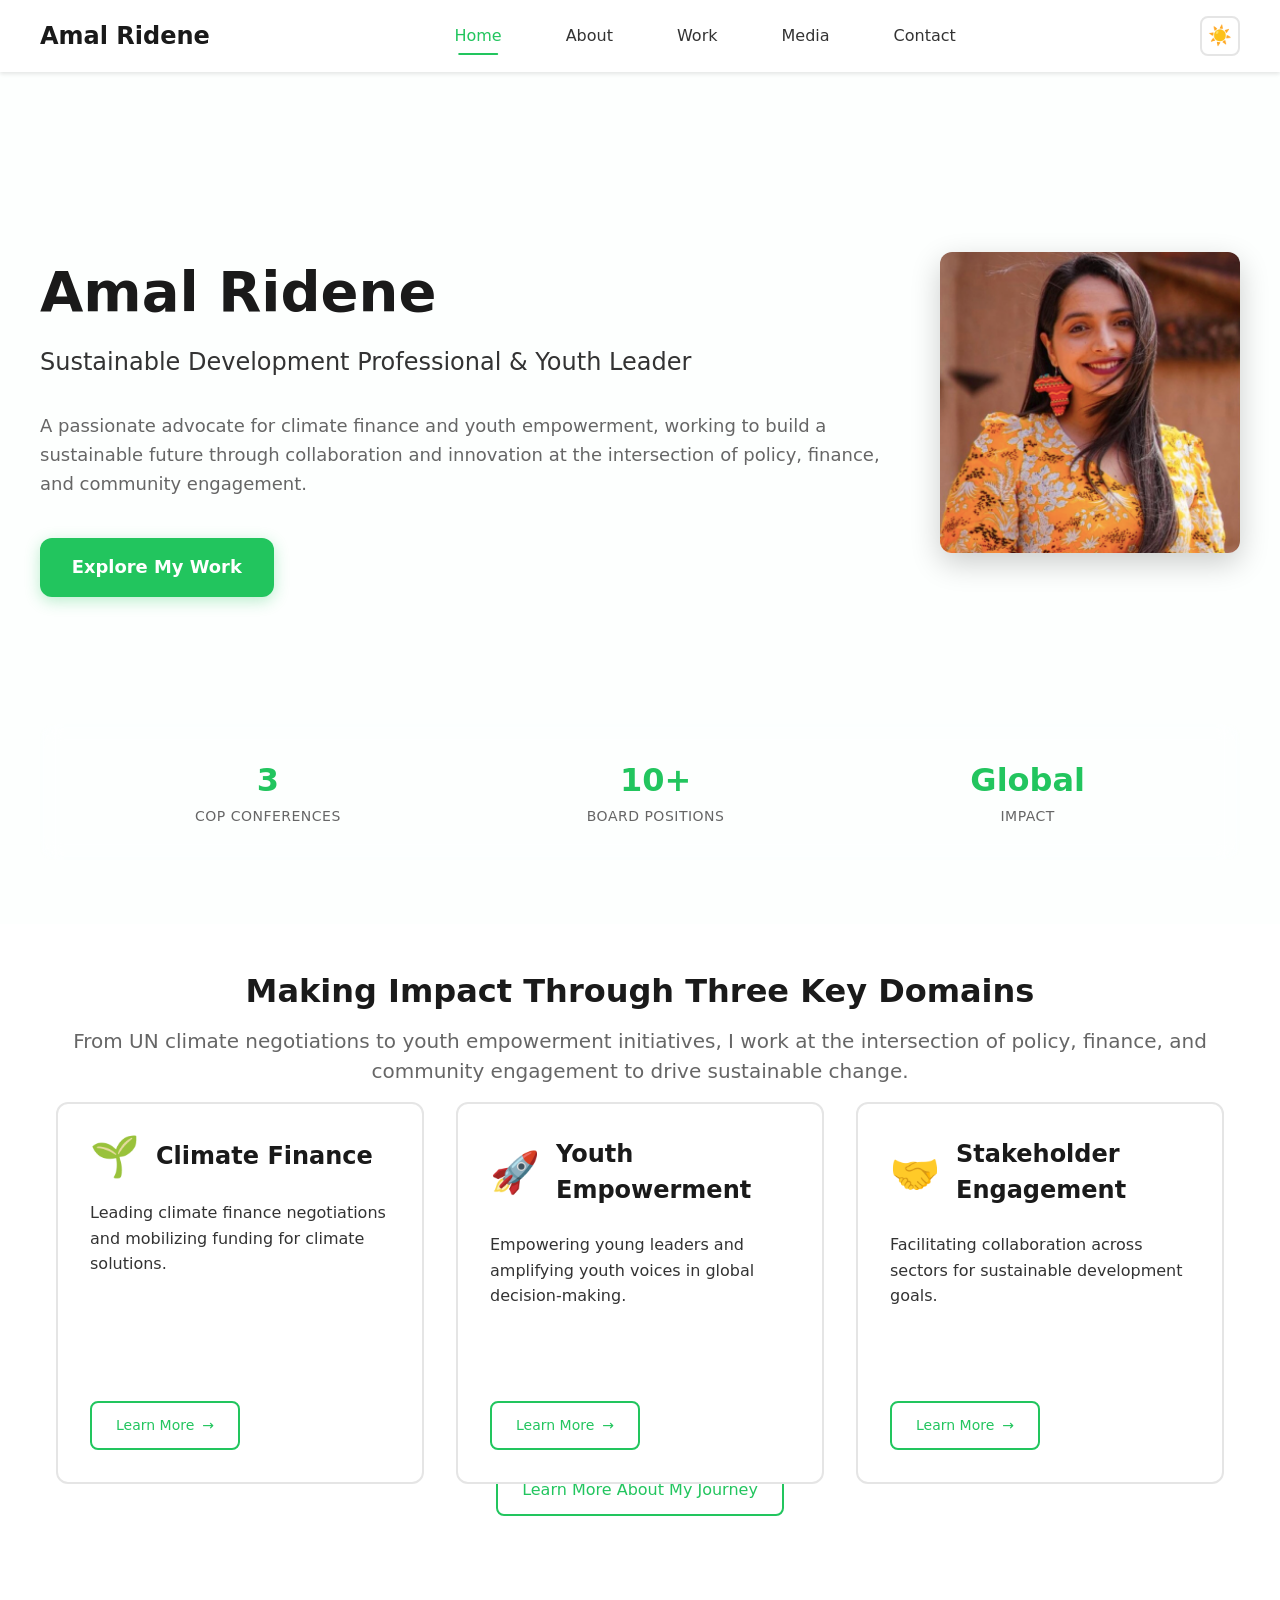
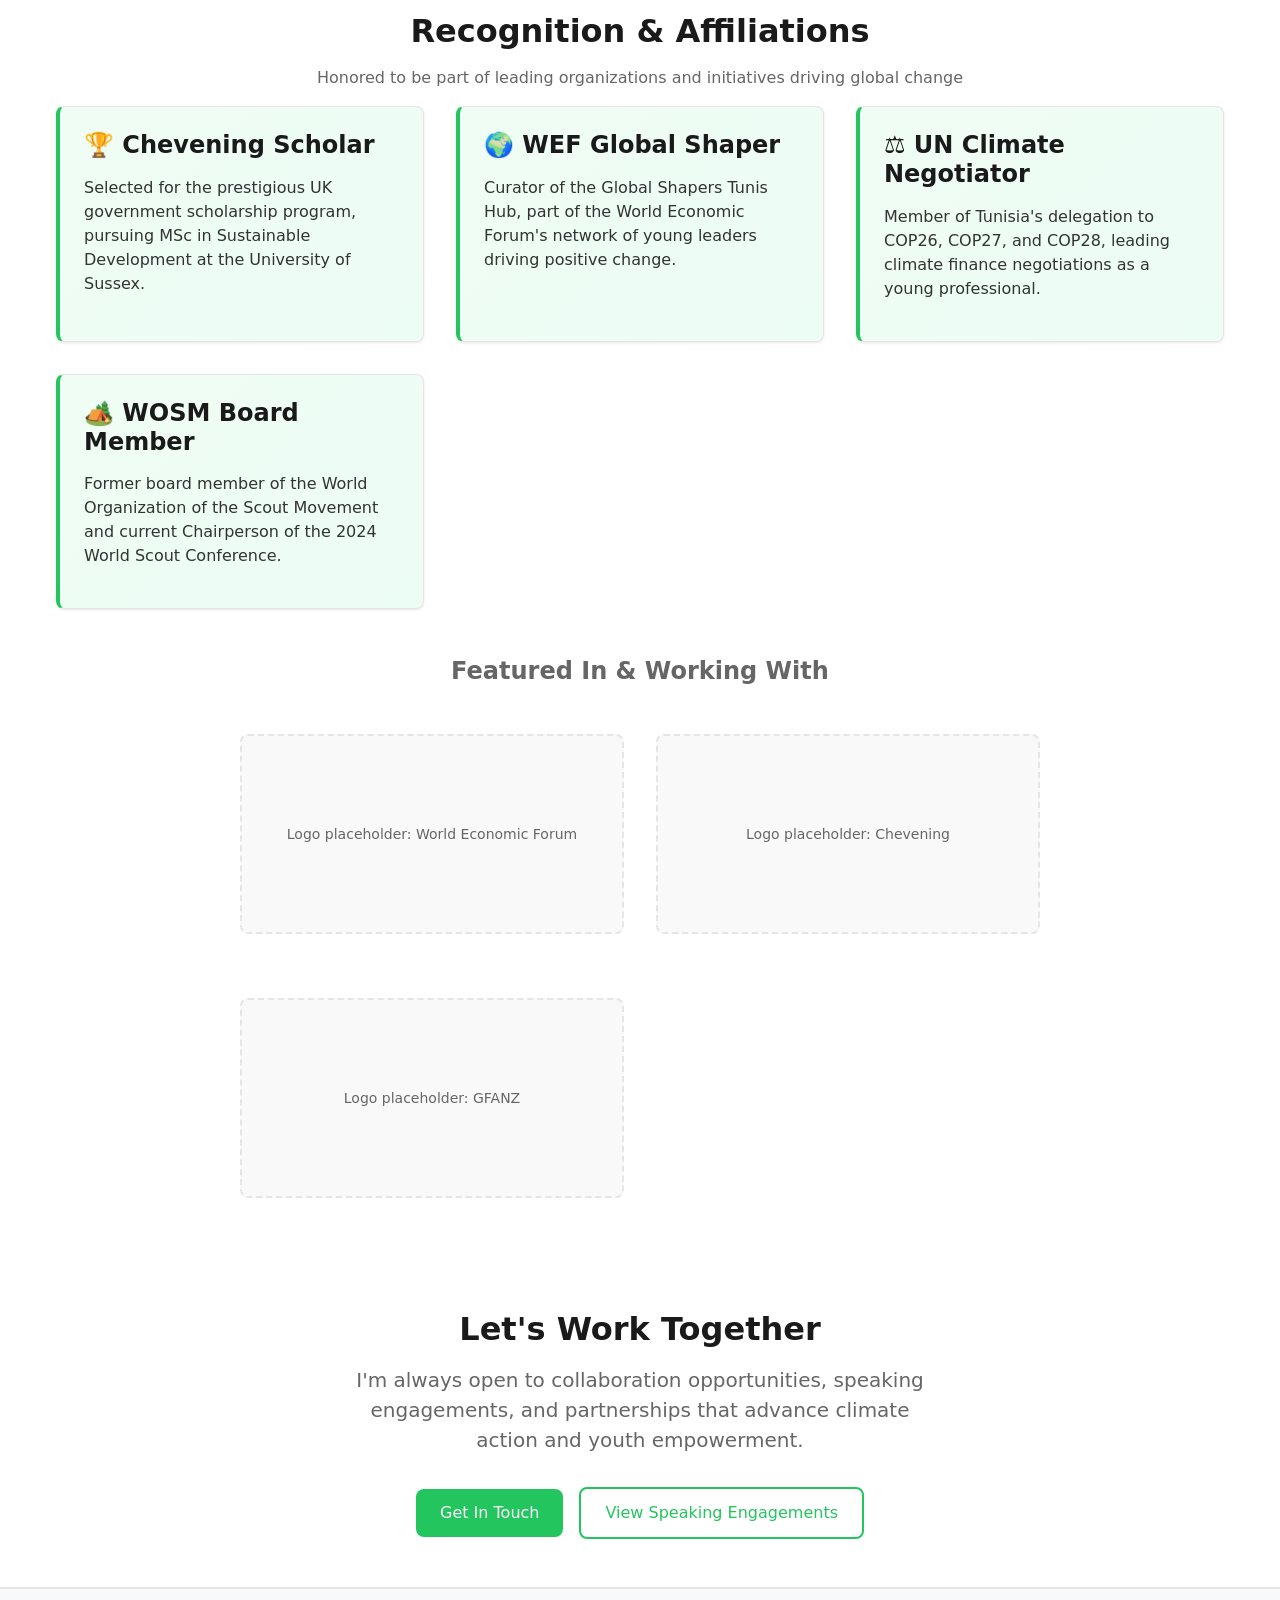
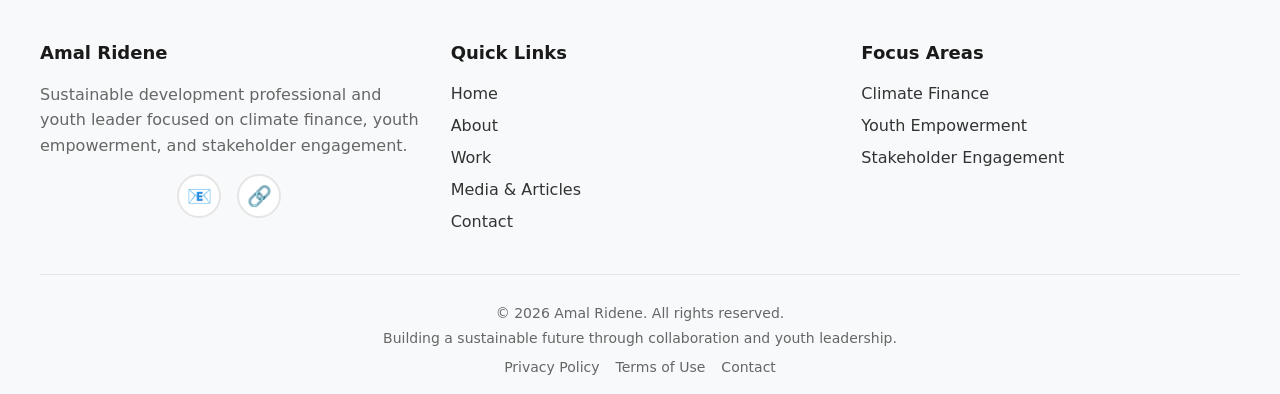
<file: index.html>
<!DOCTYPE html>
<html lang="en" data-theme="default">
<head>
  <meta charset="UTF-8">
  <meta name="viewport" content="width=device-width, initial-scale=1.0">
  <meta name="description" content="Amal Ridene - Sustainable development professional and youth leader specializing in climate finance, youth empowerment, and stakeholder engagement.">
  <meta name="keywords" content="Amal Ridene, climate finance, youth empowerment, sustainable development, COP negotiations, Tunisia, Global Shapers">
  <meta name="author" content="Amal Ridene">
  
  <!-- Open Graph / Social Media -->
  <meta property="og:type" content="website">
  <meta property="og:title" content="Amal Ridene - Climate Finance & Youth Leadership">
  <meta property="og:description" content="Sustainable development professional and youth leader active in climate finance, youth empowerment, and stakeholder engagement.">
  <meta property="og:image" content="Assets/amal.png">
  <meta property="og:url" content="">
  
  <!-- Twitter Card -->
  <meta name="twitter:card" content="summary_large_image">
  <meta name="twitter:title" content="Amal Ridene - Climate Finance & Youth Leadership">
  <meta name="twitter:description" content="Sustainable development professional and youth leader active in climate finance, youth empowerment, and stakeholder engagement.">
  <meta name="twitter:image" content="Assets/amal.png">
  
  <!-- Favicon -->
  <link rel="icon" type="image/x-icon" href="Assets/favicon.ico">
  
  <title>Amal Ridene - Climate Finance & Youth Leadership</title>
  
  <!-- Stylesheets -->
  <link rel="stylesheet" href="css/base.css">
  <link rel="stylesheet" href="css/theme-default.css">
  <link rel="stylesheet" href="css/theme-dark.css">
  <link rel="stylesheet" href="css/theme-ocean.css">
  
  <!-- Preload critical resources -->
  <link rel="preload" href="Assets/amal.png" as="image">
  <link rel="preload" href="content/amal_ridene_portfolio_research_full.md" as="fetch" crossorigin>
</head>
<body>
  <!-- Skip to main content link for accessibility -->
  <a href="#main" class="skip-link sr-only">Skip to main content</a>
  
  <!-- Site Header -->
  <site-header></site-header>
  
  <!-- Main Content -->
  <main id="main" role="main">
    <!-- Hero Section -->
    <site-hero 
      title="Amal Ridene" 
      subtitle="Sustainable Development Professional & Youth Leader"
      show-image
      image-alt="Amal Ridene professional photo"
      cta-text="Explore My Work"
      cta-link="work.html">
      <div slot="description">
        A passionate advocate for climate finance and youth empowerment, working to build a sustainable future through collaboration and innovation at the intersection of policy, finance, and community engagement.
      </div>
    </site-hero>
    
    <!-- About Section -->
    <section class="section" id="about-preview">
      <div class="container">
        <div class="section-header text-center">
          <h2>Making Impact Through Three Key Domains</h2>
          <p class="text-large text-muted">
            From UN climate negotiations to youth empowerment initiatives, I work at the intersection 
            of policy, finance, and community engagement to drive sustainable change.
          </p>
        </div>
        
        <div class="domain-cards grid grid-3">
          <!-- Domain cards will be populated by JavaScript -->
        </div>
        
        <div class="text-center" style="margin-top: 3rem;">
          <a href="about.html" class="btn btn-secondary">Learn More About My Journey</a>
        </div>
      </div>
    </section>
    
    <!-- Recognition Section -->
    <section class="section" id="recognition" style="background-color: var(--card-bg);">
      <div class="container">
        <div class="section-header text-center">
          <h2>Recognition & Affiliations</h2>
          <p class="text-muted">
            Honored to be part of leading organizations and initiatives driving global change
          </p>
        </div>
        
        <div class="recognition-grid grid grid-2">
          <div class="recognition-item card">
            <h3>🏆 Chevening Scholar</h3>
            <p>Selected for the prestigious UK government scholarship program, pursuing MSc in Sustainable Development at the University of Sussex.</p>
          </div>
          
          <div class="recognition-item card">
            <h3>🌍 WEF Global Shaper</h3>
            <p>Curator of the Global Shapers Tunis Hub, part of the World Economic Forum's network of young leaders driving positive change.</p>
          </div>
          
          <div class="recognition-item card">
            <h3>⚖️ UN Climate Negotiator</h3>
            <p>Member of Tunisia's delegation to COP26, COP27, and COP28, leading climate finance negotiations as a young professional.</p>
          </div>
          
          <div class="recognition-item card">
            <h3>🏕️ WOSM Board Member</h3>
            <p>Former board member of the World Organization of the Scout Movement and current Chairperson of the 2024 World Scout Conference.</p>
          </div>
        </div>
        
        <div class="logos-section" style="margin-top: 3rem;">
          <h3 class="text-center text-muted" style="margin-bottom: 2rem;">Featured In & Working With</h3>
          <div class="logos-grid grid grid-3" style="max-width: 800px; margin: 0 auto;">
            <figure class="logo-placeholder">
              <div class="img-placeholder" style="height: 80px;">
                <span>Logo placeholder: World Economic Forum</span>
              </div>
            </figure>
            <figure class="logo-placeholder">
              <div class="img-placeholder" style="height: 80px;">
                <span>Logo placeholder: Chevening</span>
              </div>
            </figure>
            <figure class="logo-placeholder">
              <div class="img-placeholder" style="height: 80px;">
                <span>Logo placeholder: GFANZ</span>
              </div>
            </figure>
          </div>
        </div>
      </div>
    </section>
    
    <!-- Call to Action Section -->
    <section class="section" id="cta">
      <div class="container text-center">
        <h2>Let's Work Together</h2>
        <p class="text-large text-muted" style="max-width: 600px; margin: 0 auto 2rem;">
          I'm always open to collaboration opportunities, speaking engagements, and partnerships 
          that advance climate action and youth empowerment.
        </p>
        <div class="flex-center" style="gap: 1rem; flex-wrap: wrap;">
          <a href="contact.html" class="btn btn-primary">Get In Touch</a>
          <a href="media.html" class="btn btn-secondary">View Speaking Engagements</a>
        </div>
      </div>
    </section>
  </main>
  
  <!-- Site Footer -->
  <site-footer></site-footer>
  
  <!-- Scripts -->
  <script type="module" src="js/main.js"></script>
  
  <!-- Schema.org structured data -->
  <script type="application/ld+json">
  {
    "@context": "https://schema.org",
    "@type": "Person",
    "name": "Amal Ridene",
    "jobTitle": "Sustainable Development Professional",
    "description": "Youth leader specializing in climate finance, youth empowerment, and stakeholder engagement",
    "url": "",
    "image": "Assets/amal.png",
    "sameAs": [
      "https://linkedin.com/in/amal-ridene",
      "https://linktr.ee/amalridene",
      "https://www.weforum.org/people/amal-ridene/"
    ],
    "worksFor": [
      {
        "@type": "Organization",
        "name": "World Economic Forum",
        "description": "Global Shapers Tunis Hub Curator"
      },
      {
        "@type": "Organization", 
        "name": "University of Sussex",
        "description": "Chevening Scholar - MSc Sustainable Development"
      }
    ],
    "alumniOf": {
      "@type": "Organization",
      "name": "University of Sussex"
    },
    "memberOf": [
      {
        "@type": "Organization",
        "name": "World Organization of the Scout Movement"
      },
      {
        "@type": "Organization",
        "name": "Glasgow Financial Alliance for Net Zero"
      }
    ]
  }
  </script>
</body>
</html>
</file>
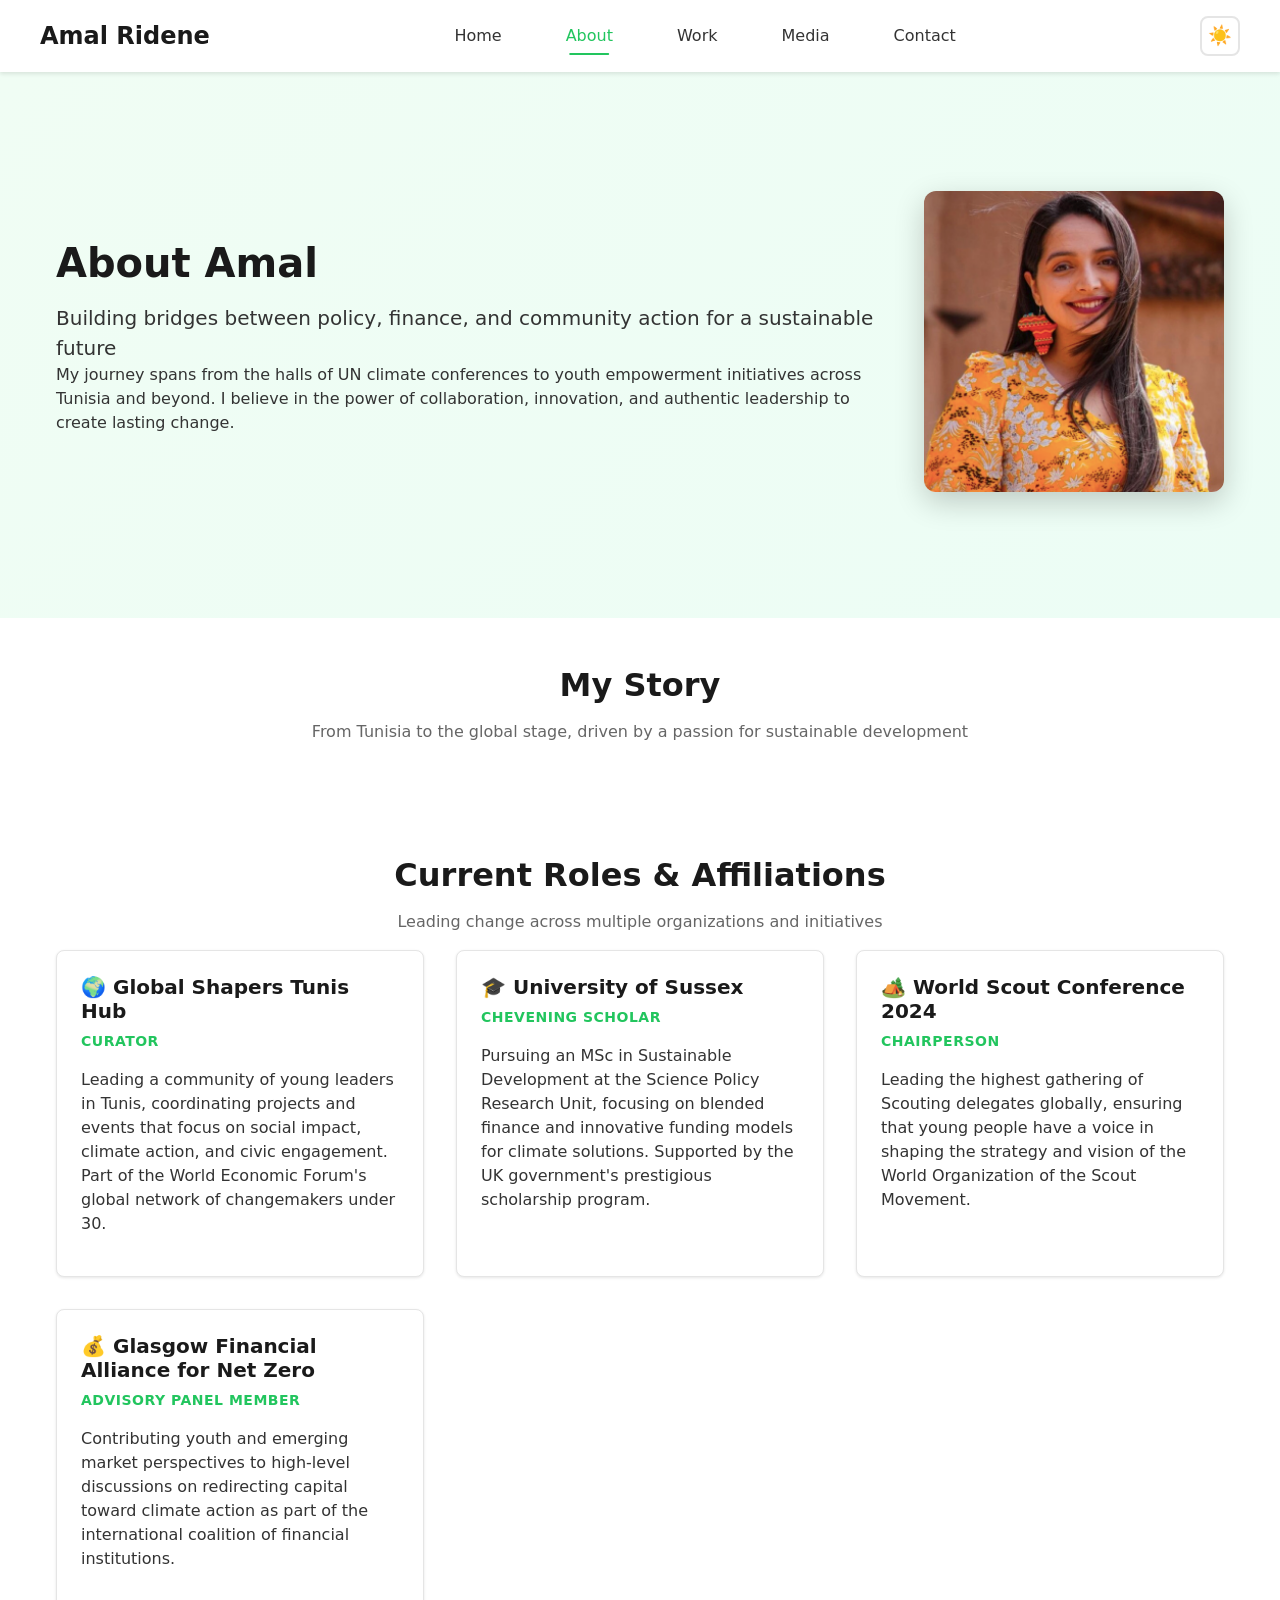
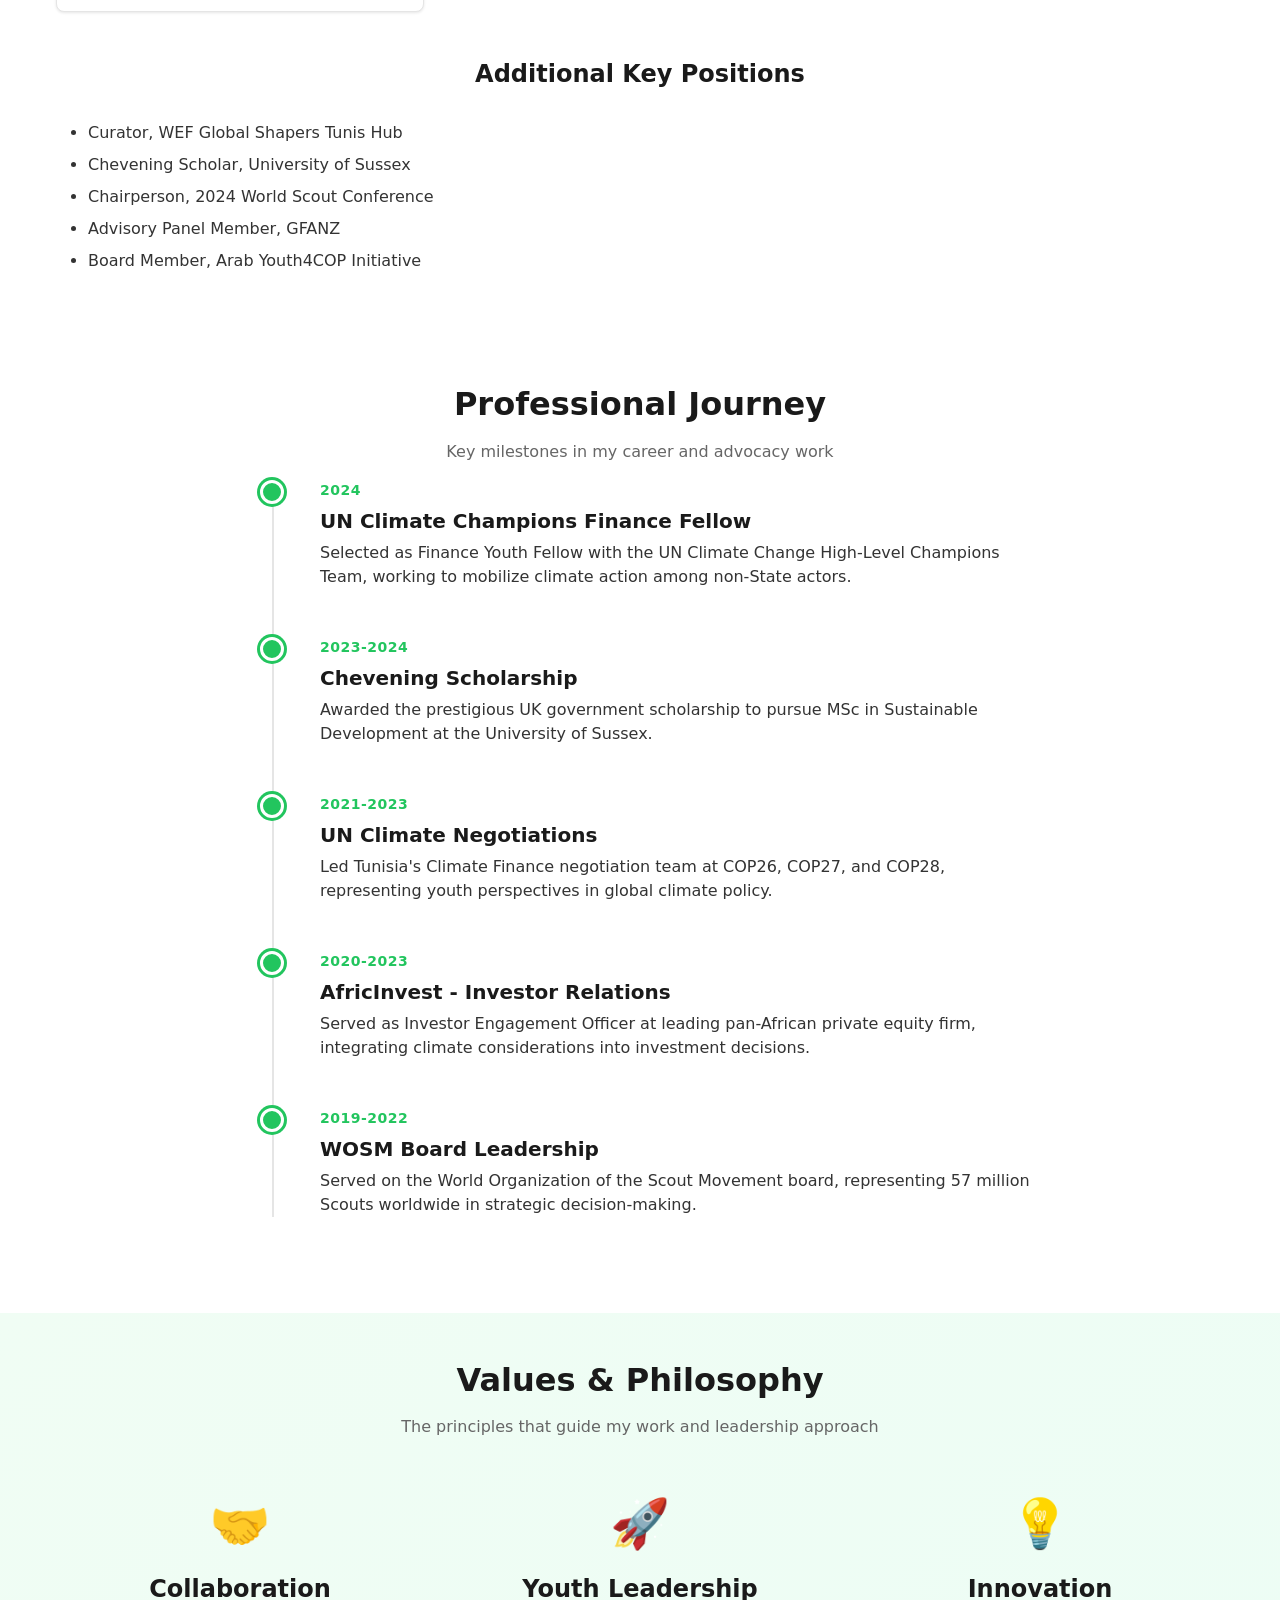
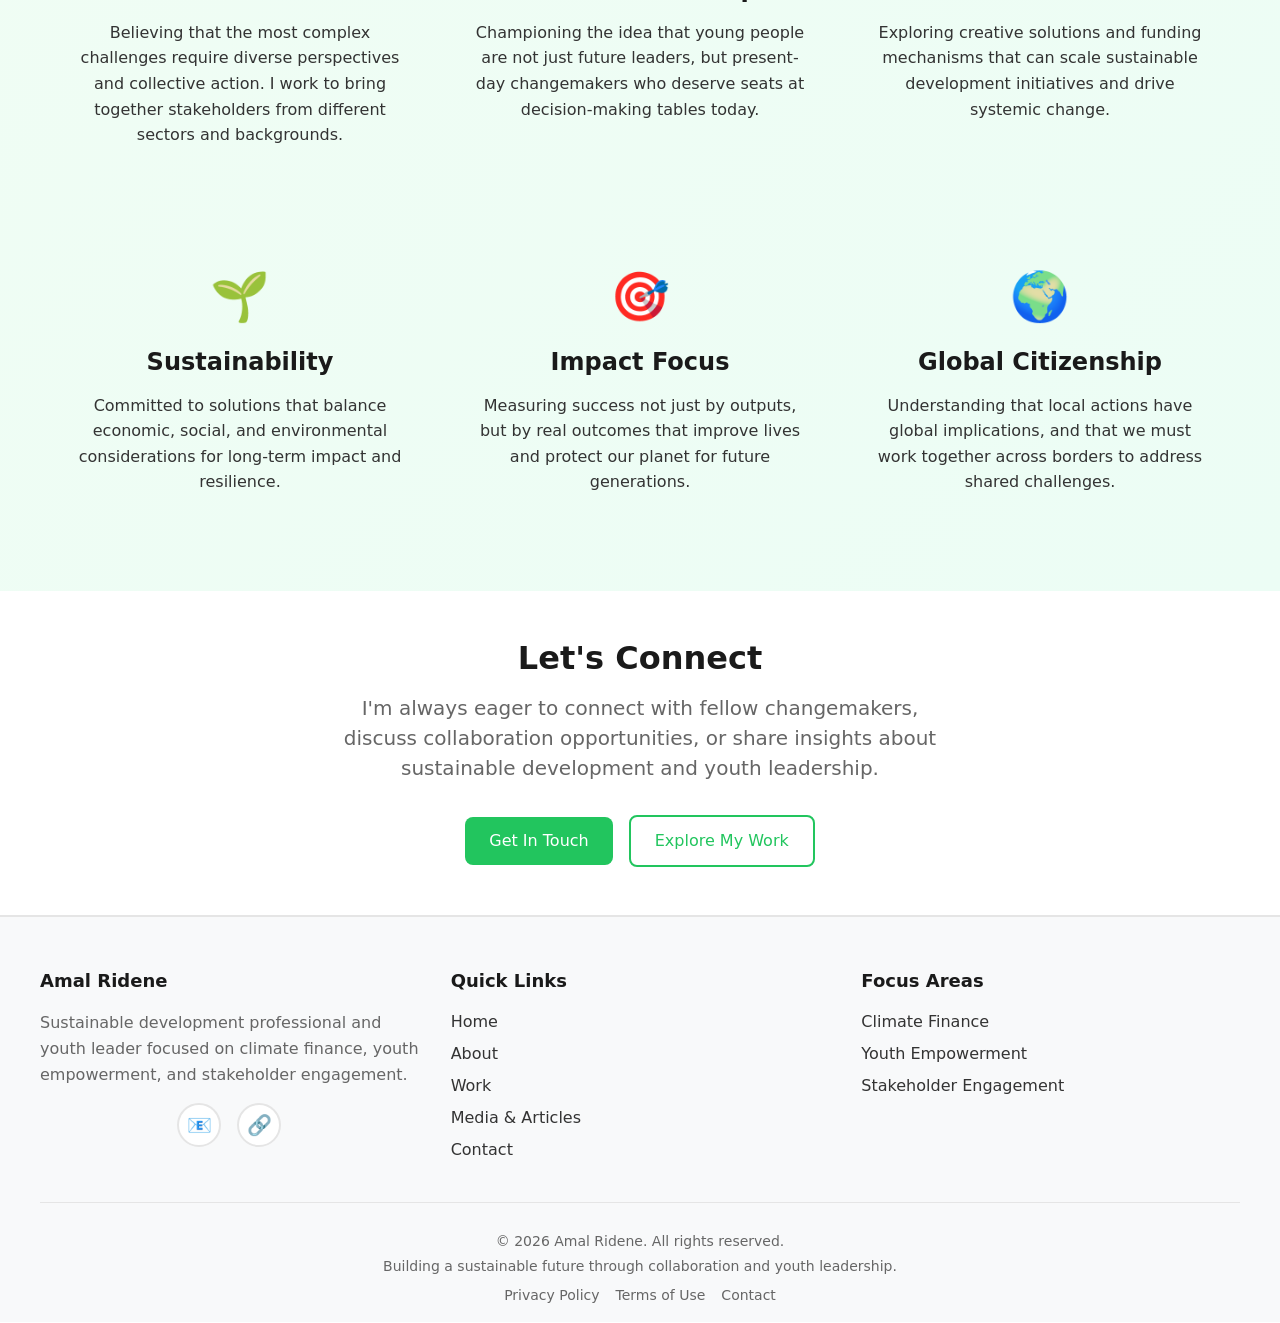
<file: about.html>
<!DOCTYPE html>
<html lang="en" data-theme="default">
<head>
  <meta charset="UTF-8">
  <meta name="viewport" content="width=device-width, initial-scale=1.0">
  <meta name="description" content="Learn about Amal Ridene's journey in sustainable development, climate finance, and youth leadership. Discover her background, education, and commitment to global change.">
  <meta name="keywords" content="Amal Ridene biography, sustainable development, climate finance, youth empowerment, Tunisia, Global Shapers, Chevening Scholar">
  <meta name="author" content="Amal Ridene">
  
  <!-- Open Graph / Social Media -->
  <meta property="og:type" content="website">
  <meta property="og:title" content="About Amal Ridene - Sustainable Development Leader">
  <meta property="og:description" content="Learn about Amal Ridene's journey in sustainable development, climate finance, and youth leadership.">
  <meta property="og:image" content="Assets/amal.png">
  
  <title>About - Amal Ridene</title>
  
  <!-- Stylesheets -->
  <link rel="stylesheet" href="css/base.css">
  <link rel="stylesheet" href="css/theme-default.css">
  <link rel="stylesheet" href="css/theme-dark.css">
  <link rel="stylesheet" href="css/theme-ocean.css">
</head>
<body>
  <!-- Skip to main content link -->
  <a href="#main" class="skip-link sr-only">Skip to main content</a>
  
  <!-- Site Header -->
  <site-header></site-header>
  
  <!-- Main Content -->
  <main id="main" role="main">
    <!-- About Hero Section -->
    <section class="section" id="about-hero" style="background: var(--hero-bg); position: relative;">
      <div class="container">
        <div class="hero-content grid" style="grid-template-columns: 1fr 300px; gap: 3rem; align-items: center; min-height: 50vh;">
          <div class="hero-text">
            <h1 class="hero-title">About Amal</h1>
            <div class="hero-subtitle text-large">
              Building bridges between policy, finance, and community action for a sustainable future
            </div>
            <div class="hero-description">
              <p>
                My journey spans from the halls of UN climate conferences to youth empowerment initiatives across Tunisia and beyond. 
                I believe in the power of collaboration, innovation, and authentic leadership to create lasting change.
              </p>
            </div>
          </div>
          
          <div class="hero-image text-center">
            <img src="Assets/amal.png" 
                 alt="Amal Ridene professional photo" 
                 class="no-filter"
                 style="width: 100%; max-width: 300px; border-radius: var(--border-radius-lg); box-shadow: 0 10px 30px rgba(0, 0, 0, 0.2);">
          </div>
        </div>
      </div>
    </section>
    
    <!-- Biography Section -->
    <section class="section" id="biography">
      <div class="container">
        <div class="section-header text-center">
          <h2>My Story</h2>
          <p class="text-muted">From Tunisia to the global stage, driven by a passion for sustainable development</p>
        </div>
        
        <div class="about-content" style="max-width: 800px; margin: 0 auto;">
          <!-- Content will be populated by JavaScript from markdown -->
        </div>
      </div>
    </section>
    
    <!-- Current Roles Section -->
    <section class="section" id="current-roles" style="background-color: var(--card-bg);">
      <div class="container">
        <div class="section-header text-center">
          <h2>Current Roles & Affiliations</h2>
          <p class="text-muted">Leading change across multiple organizations and initiatives</p>
        </div>
        
        <div class="roles-grid grid grid-2">
          <div class="role-card card">
            <div class="role-header">
              <h3>🌍 Global Shapers Tunis Hub</h3>
              <div class="role-title">Curator</div>
            </div>
            <p>
              Leading a community of young leaders in Tunis, coordinating projects and events that focus on 
              social impact, climate action, and civic engagement. Part of the World Economic Forum's global 
              network of changemakers under 30.
            </p>
          </div>
          
          <div class="role-card card">
            <div class="role-header">
              <h3>🎓 University of Sussex</h3>
              <div class="role-title">Chevening Scholar</div>
            </div>
            <p>
              Pursuing an MSc in Sustainable Development at the Science Policy Research Unit, focusing on 
              blended finance and innovative funding models for climate solutions. Supported by the UK 
              government's prestigious scholarship program.
            </p>
          </div>
          
          <div class="role-card card">
            <div class="role-header">
              <h3>🏕️ World Scout Conference 2024</h3>
              <div class="role-title">Chairperson</div>
            </div>
            <p>
              Leading the highest gathering of Scouting delegates globally, ensuring that young people have 
              a voice in shaping the strategy and vision of the World Organization of the Scout Movement.
            </p>
          </div>
          
          <div class="role-card card">
            <div class="role-header">
              <h3>💰 Glasgow Financial Alliance for Net Zero</h3>
              <div class="role-title">Advisory Panel Member</div>
            </div>
            <p>
              Contributing youth and emerging market perspectives to high-level discussions on redirecting 
              capital toward climate action as part of the international coalition of financial institutions.
            </p>
          </div>
        </div>
        
        <div class="key-roles" style="margin-top: 3rem;">
          <h3 class="text-center" style="margin-bottom: 2rem;">Additional Key Positions</h3>
          <!-- Key roles will be populated by JavaScript -->
        </div>
      </div>
    </section>
    
    <!-- Journey Timeline -->
    <section class="section" id="journey">
      <div class="container">
        <div class="section-header text-center">
          <h2>Professional Journey</h2>
          <p class="text-muted">Key milestones in my career and advocacy work</p>
        </div>
        
        <div class="timeline">
          <div class="timeline-item">
            <div class="timeline-marker"></div>
            <div class="timeline-content">
              <div class="timeline-year">2024</div>
              <h4>UN Climate Champions Finance Fellow</h4>
              <p>Selected as Finance Youth Fellow with the UN Climate Change High-Level Champions Team, working to mobilize climate action among non-State actors.</p>
            </div>
          </div>
          
          <div class="timeline-item">
            <div class="timeline-marker"></div>
            <div class="timeline-content">
              <div class="timeline-year">2023-2024</div>
              <h4>Chevening Scholarship</h4>
              <p>Awarded the prestigious UK government scholarship to pursue MSc in Sustainable Development at the University of Sussex.</p>
            </div>
          </div>
          
          <div class="timeline-item">
            <div class="timeline-marker"></div>
            <div class="timeline-content">
              <div class="timeline-year">2021-2023</div>
              <h4>UN Climate Negotiations</h4>
              <p>Led Tunisia's Climate Finance negotiation team at COP26, COP27, and COP28, representing youth perspectives in global climate policy.</p>
            </div>
          </div>
          
          <div class="timeline-item">
            <div class="timeline-marker"></div>
            <div class="timeline-content">
              <div class="timeline-year">2020-2023</div>
              <h4>AfricInvest - Investor Relations</h4>
              <p>Served as Investor Engagement Officer at leading pan-African private equity firm, integrating climate considerations into investment decisions.</p>
            </div>
          </div>
          
          <div class="timeline-item">
            <div class="timeline-marker"></div>
            <div class="timeline-content">
              <div class="timeline-year">2019-2022</div>
              <h4>WOSM Board Leadership</h4>
              <p>Served on the World Organization of the Scout Movement board, representing 57 million Scouts worldwide in strategic decision-making.</p>
            </div>
          </div>
        </div>
      </div>
    </section>
    
    <!-- Values & Philosophy -->
    <section class="section" id="values" style="background: var(--hero-bg);">
      <div class="container">
        <div class="section-header text-center">
          <h2>Values & Philosophy</h2>
          <p class="text-muted">The principles that guide my work and leadership approach</p>
        </div>
        
        <div class="values-grid grid grid-3">
          <div class="value-card">
            <div class="value-icon">🤝</div>
            <h3>Collaboration</h3>
            <p>
              Believing that the most complex challenges require diverse perspectives and collective action. 
              I work to bring together stakeholders from different sectors and backgrounds.
            </p>
          </div>
          
          <div class="value-card">
            <div class="value-icon">🚀</div>
            <h3>Youth Leadership</h3>
            <p>
              Championing the idea that young people are not just future leaders, but present-day changemakers 
              who deserve seats at decision-making tables today.
            </p>
          </div>
          
          <div class="value-card">
            <div class="value-icon">💡</div>
            <h3>Innovation</h3>
            <p>
              Exploring creative solutions and funding mechanisms that can scale sustainable development 
              initiatives and drive systemic change.
            </p>
          </div>
          
          <div class="value-card">
            <div class="value-icon">🌱</div>
            <h3>Sustainability</h3>
            <p>
              Committed to solutions that balance economic, social, and environmental considerations 
              for long-term impact and resilience.
            </p>
          </div>
          
          <div class="value-card">
            <div class="value-icon">🎯</div>
            <h3>Impact Focus</h3>
            <p>
              Measuring success not just by outputs, but by real outcomes that improve lives and 
              protect our planet for future generations.
            </p>
          </div>
          
          <div class="value-card">
            <div class="value-icon">🌍</div>
            <h3>Global Citizenship</h3>
            <p>
              Understanding that local actions have global implications, and that we must work together 
              across borders to address shared challenges.
            </p>
          </div>
        </div>
      </div>
    </section>
    
    <!-- Call to Action -->
    <section class="section" id="about-cta">
      <div class="container text-center">
        <h2>Let's Connect</h2>
        <p class="text-large text-muted" style="max-width: 600px; margin: 0 auto 2rem;">
          I'm always eager to connect with fellow changemakers, discuss collaboration opportunities, 
          or share insights about sustainable development and youth leadership.
        </p>
        <div class="flex-center" style="gap: 1rem; flex-wrap: wrap;">
          <a href="contact.html" class="btn btn-primary">Get In Touch</a>
          <a href="work.html" class="btn btn-secondary">Explore My Work</a>
        </div>
      </div>
    </section>
  </main>
  
  <!-- Site Footer -->
  <site-footer></site-footer>
  
  <!-- Scripts -->
  <script type="module" src="js/main.js"></script>
  
  <!-- Custom styles for about page -->
  <style>
    .role-card {
      transition: all 0.3s ease;
    }
    
    .role-card:hover {
      transform: translateY(-5px);
    }
    
    .role-header {
      margin-bottom: 1rem;
    }
    
    .role-header h3 {
      margin-bottom: 0.5rem;
      font-size: 1.25rem;
    }
    
    .role-title {
      color: var(--accent-color);
      font-weight: 600;
      font-size: 0.875rem;
      text-transform: uppercase;
      letter-spacing: 0.5px;
    }
    
    .timeline {
      max-width: 800px;
      margin: 0 auto;
      position: relative;
    }
    
    .timeline::before {
      content: '';
      position: absolute;
      left: 2rem;
      top: 0;
      bottom: 0;
      width: 2px;
      background: var(--border-color);
    }
    
    .timeline-item {
      position: relative;
      padding-left: 5rem;
      margin-bottom: 3rem;
    }
    
    .timeline-marker {
      position: absolute;
      left: 1.25rem;
      width: 1.5rem;
      height: 1.5rem;
      background: var(--accent-color);
      border-radius: 50%;
      border: 3px solid var(--bg-color);
      box-shadow: 0 0 0 3px var(--accent-color);
    }
    
    .timeline-year {
      color: var(--accent-color);
      font-weight: 600;
      font-size: 0.875rem;
      text-transform: uppercase;
      letter-spacing: 0.5px;
      margin-bottom: 0.5rem;
    }
    
    .timeline-content h4 {
      margin-bottom: 0.5rem;
      font-size: 1.25rem;
    }
    
    .value-card {
      text-align: center;
      padding: 2rem 1rem;
    }
    
    .value-icon {
      font-size: 3rem;
      margin-bottom: 1rem;
      display: block;
    }
    
    .value-card h3 {
      margin-bottom: 1rem;
      color: var(--heading-color);
    }
    
    .value-card p {
      color: var(--text-color);
      line-height: 1.6;
    }
    
    @media (max-width: 768px) {
      .hero-content {
        grid-template-columns: 1fr !important;
        text-align: center;
      }
      
      .timeline::before {
        left: 1rem;
      }
      
      .timeline-item {
        padding-left: 3rem;
      }
      
      .timeline-marker {
        left: 0.25rem;
      }
      
      .values-grid {
        grid-template-columns: 1fr;
      }
      
      .value-card {
        padding: 1.5rem 1rem;
      }
    }
  </style>
</body>
</html>
</file>
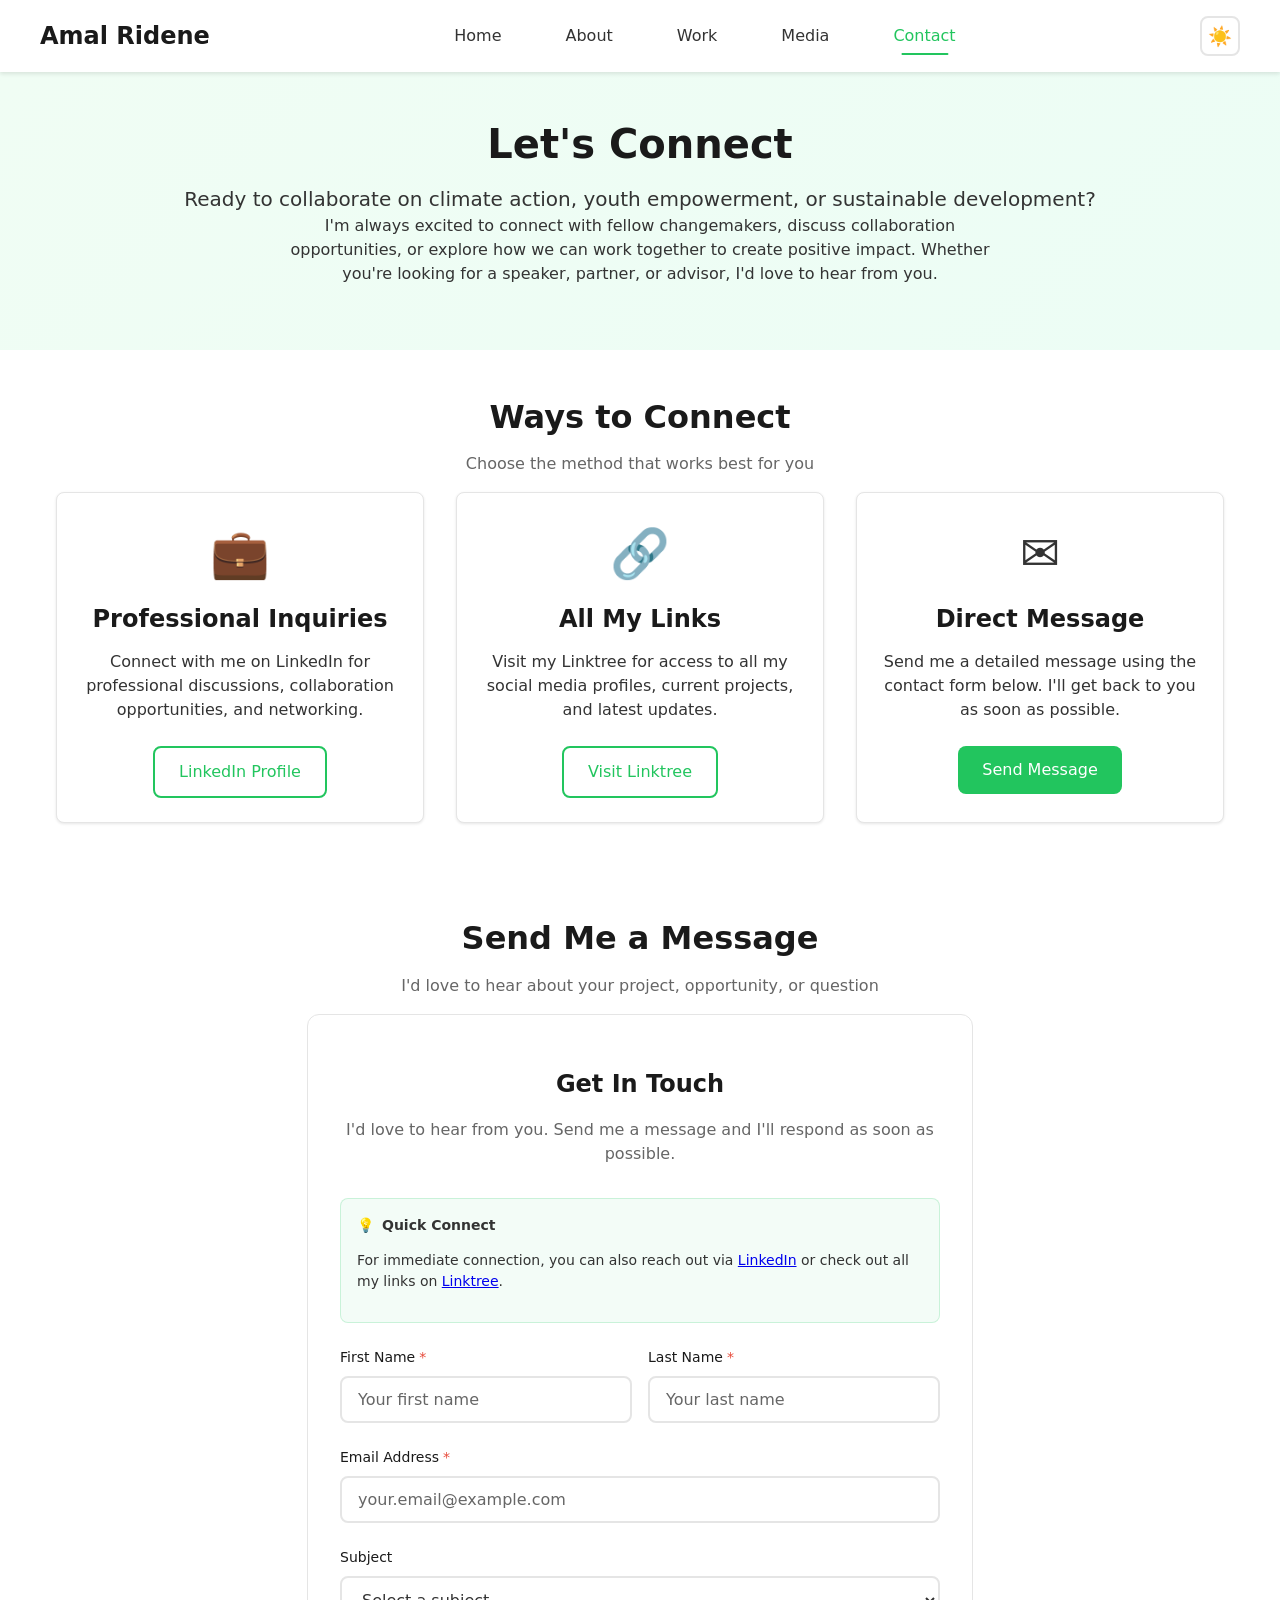
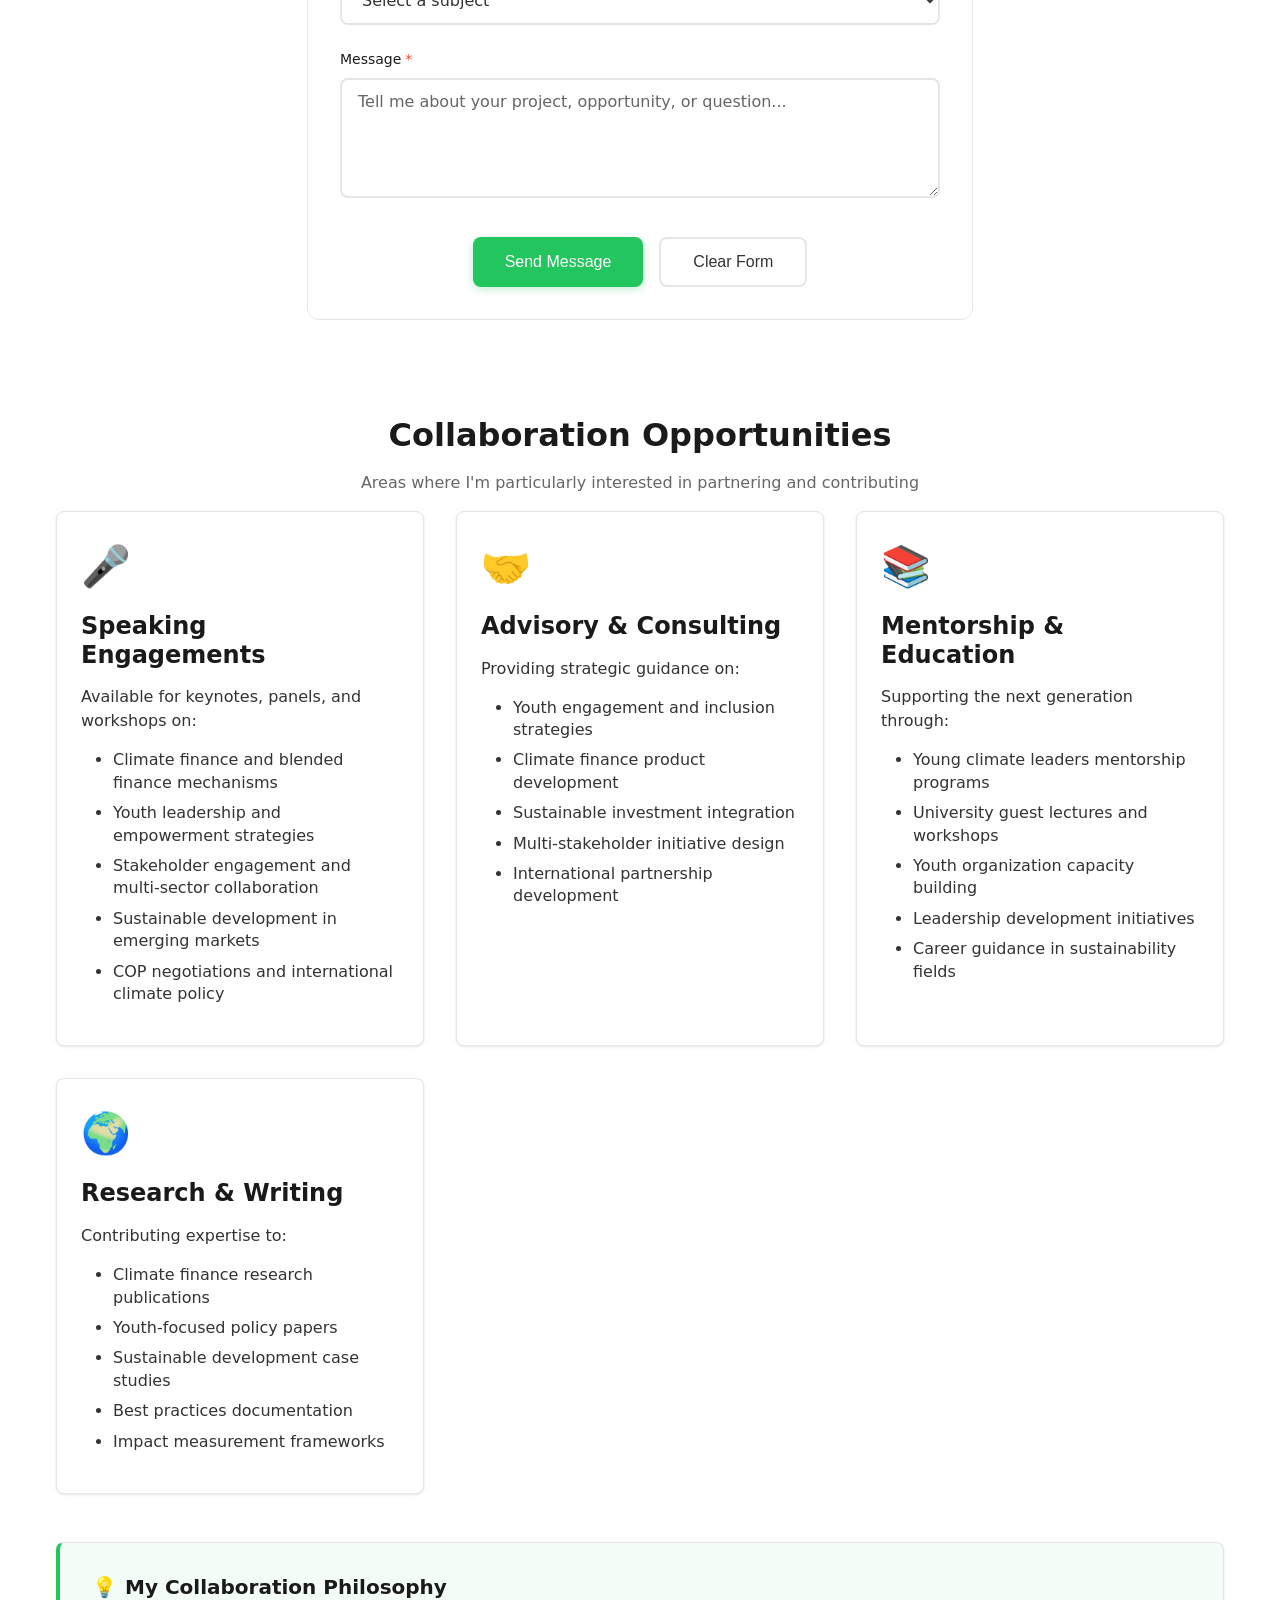
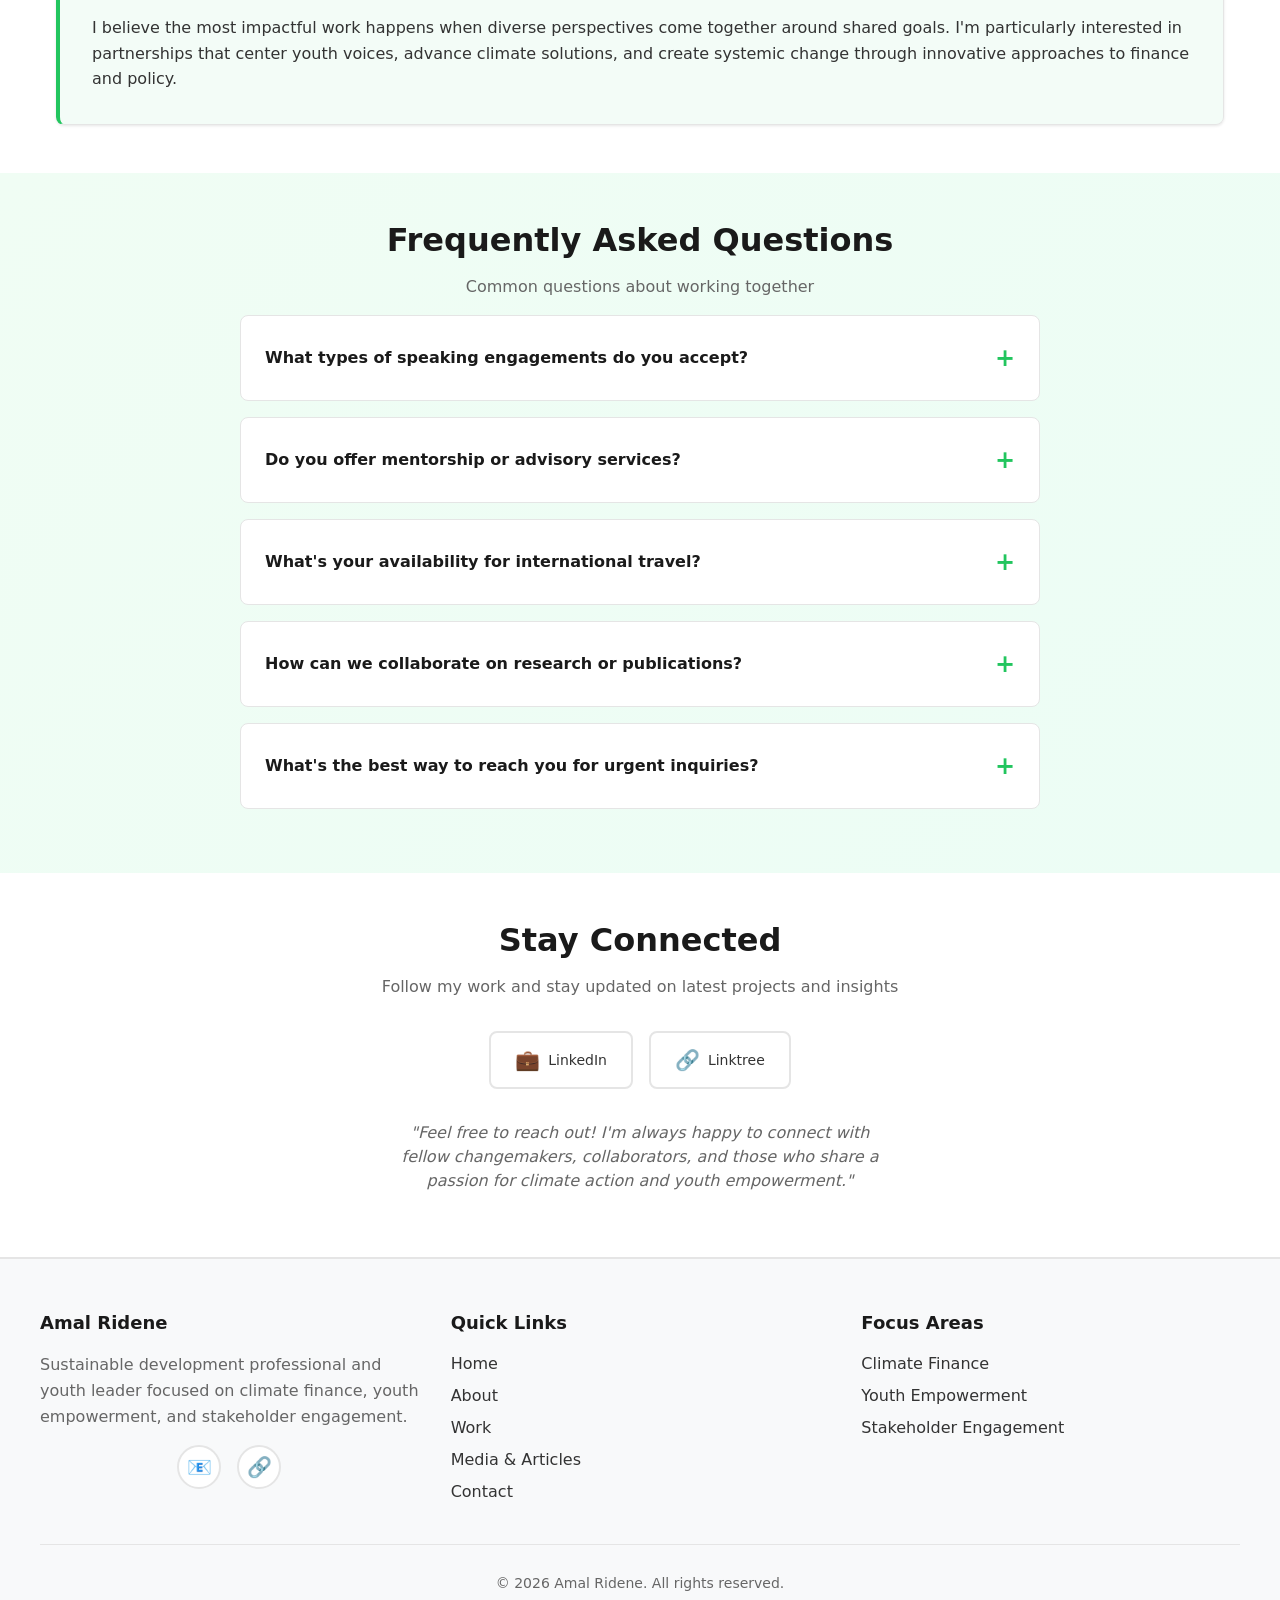
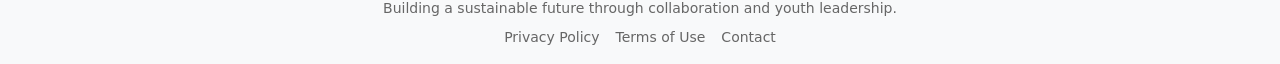
<file: contact.html>
<!DOCTYPE html>
<html lang="en" data-theme="default">
<head>
  <meta charset="UTF-8">
  <meta name="viewport" content="width=device-width, initial-scale=1.0">
  <meta name="description" content="Get in touch with Amal Ridene for collaboration opportunities, speaking engagements, or to discuss sustainable development and climate finance initiatives.">
  <meta name="keywords" content="contact Amal Ridene, collaboration, speaking engagements, climate finance, youth empowerment, sustainable development">
  <meta name="author" content="Amal Ridene">
  
  <!-- Open Graph / Social Media -->
  <meta property="og:type" content="website">
  <meta property="og:title" content="Contact Amal Ridene - Let's Collaborate">
  <meta property="og:description" content="Get in touch with Amal Ridene for collaboration opportunities, speaking engagements, or to discuss sustainable development initiatives.">
  <meta property="og:image" content="Assets/amal.png">
  
  <title>Contact - Amal Ridene</title>
  
  <!-- Stylesheets -->
  <link rel="stylesheet" href="css/base.css">
  <link rel="stylesheet" href="css/theme-default.css">
  <link rel="stylesheet" href="css/theme-dark.css">
  <link rel="stylesheet" href="css/theme-ocean.css">
</head>
<body>
  <!-- Skip to main content link -->
  <a href="#main" class="skip-link sr-only">Skip to main content</a>
  
  <!-- Site Header -->
  <site-header></site-header>
  
  <!-- Main Content -->
  <main id="main" role="main">
    <!-- Contact Hero Section -->
    <section class="section" id="contact-hero" style="background: var(--hero-bg); position: relative;">
      <div class="container">
        <div class="hero-content text-center">
          <h1 class="hero-title">Let's Connect</h1>
          <div class="hero-subtitle text-large">
            Ready to collaborate on climate action, youth empowerment, or sustainable development?
          </div>
          <div class="hero-description" style="max-width: 700px; margin: 0 auto;">
            <p>
              I'm always excited to connect with fellow changemakers, discuss collaboration opportunities, 
              or explore how we can work together to create positive impact. Whether you're looking for 
              a speaker, partner, or advisor, I'd love to hear from you.
            </p>
          </div>
        </div>
      </div>
    </section>
    
    <!-- Contact Methods Section -->
    <section class="section" id="contact-methods">
      <div class="container">
        <div class="section-header text-center">
          <h2>Ways to Connect</h2>
          <p class="text-muted">Choose the method that works best for you</p>
        </div>
        
        <div class="contact-methods grid grid-3">
          <div class="contact-method card text-center">
            <div class="method-icon">💼</div>
            <h3>Professional Inquiries</h3>
            <p>Connect with me on LinkedIn for professional discussions, collaboration opportunities, and networking.</p>
            <a href="https://linkedin.com/in/amal-ridene" 
               target="_blank" 
               rel="noopener noreferrer" 
               class="btn btn-secondary">
              LinkedIn Profile
            </a>
          </div>
          
          <div class="contact-method card text-center">
            <div class="method-icon">🔗</div>
            <h3>All My Links</h3>
            <p>Visit my Linktree for access to all my social media profiles, current projects, and latest updates.</p>
            <a href="https://linktr.ee/amalridene" 
               target="_blank" 
               rel="noopener noreferrer" 
               class="btn btn-secondary">
              Visit Linktree
            </a>
          </div>
          
          <div class="contact-method card text-center">
            <div class="method-icon">✉️</div>
            <h3>Direct Message</h3>
            <p>Send me a detailed message using the contact form below. I'll get back to you as soon as possible.</p>
            <a href="#contact-form" class="btn btn-primary">Send Message</a>
          </div>
        </div>
      </div>
    </section>
    
    <!-- Contact Form Section -->
    <section class="section" id="contact-form-section" style="background-color: var(--card-bg);">
      <div class="container">
        <div class="section-header text-center">
          <h2>Send Me a Message</h2>
          <p class="text-muted">I'd love to hear about your project, opportunity, or question</p>
        </div>
        
        <contact-form id="contact-form"></contact-form>
      </div>
    </section>
    
    <!-- Collaboration Opportunities -->
    <section class="section" id="opportunities">
      <div class="container">
        <div class="section-header text-center">
          <h2>Collaboration Opportunities</h2>
          <p class="text-muted">Areas where I'm particularly interested in partnering and contributing</p>
        </div>
        
        <div class="opportunities-grid grid grid-2">
          <div class="opportunity-card card">
            <div class="opportunity-icon">🎤</div>
            <h3>Speaking Engagements</h3>
            <div class="opportunity-content">
              <p>Available for keynotes, panels, and workshops on:</p>
              <ul>
                <li>Climate finance and blended finance mechanisms</li>
                <li>Youth leadership and empowerment strategies</li>
                <li>Stakeholder engagement and multi-sector collaboration</li>
                <li>Sustainable development in emerging markets</li>
                <li>COP negotiations and international climate policy</li>
              </ul>
            </div>
          </div>
          
          <div class="opportunity-card card">
            <div class="opportunity-icon">🤝</div>
            <h3>Advisory & Consulting</h3>
            <div class="opportunity-content">
              <p>Providing strategic guidance on:</p>
              <ul>
                <li>Youth engagement and inclusion strategies</li>
                <li>Climate finance product development</li>
                <li>Sustainable investment integration</li>
                <li>Multi-stakeholder initiative design</li>
                <li>International partnership development</li>
              </ul>
            </div>
          </div>
          
          <div class="opportunity-card card">
            <div class="opportunity-icon">📚</div>
            <h3>Mentorship & Education</h3>
            <div class="opportunity-content">
              <p>Supporting the next generation through:</p>
              <ul>
                <li>Young climate leaders mentorship programs</li>
                <li>University guest lectures and workshops</li>
                <li>Youth organization capacity building</li>
                <li>Leadership development initiatives</li>
                <li>Career guidance in sustainability fields</li>
              </ul>
            </div>
          </div>
          
          <div class="opportunity-card card">
            <div class="opportunity-icon">🌍</div>
            <h3>Research & Writing</h3>
            <div class="opportunity-content">
              <p>Contributing expertise to:</p>
              <ul>
                <li>Climate finance research publications</li>
                <li>Youth-focused policy papers</li>
                <li>Sustainable development case studies</li>
                <li>Best practices documentation</li>
                <li>Impact measurement frameworks</li>
              </ul>
            </div>
          </div>
        </div>
        
        <div class="collaboration-note card" style="margin-top: 3rem; padding: 2rem; background: rgba(var(--accent-color-rgb), 0.05); border-left: 4px solid var(--accent-color);">
          <h4 style="margin-bottom: 1rem; display: flex; align-items: center; gap: 0.5rem;">
            <span>💡</span> My Collaboration Philosophy
          </h4>
          <p style="margin: 0; line-height: 1.6;">
            I believe the most impactful work happens when diverse perspectives come together around shared goals. 
            I'm particularly interested in partnerships that center youth voices, advance climate solutions, 
            and create systemic change through innovative approaches to finance and policy.
          </p>
        </div>
      </div>
    </section>
    
    <!-- FAQ Section -->
    <section class="section" id="faq" style="background: var(--hero-bg);">
      <div class="container">
        <div class="section-header text-center">
          <h2>Frequently Asked Questions</h2>
          <p class="text-muted">Common questions about working together</p>
        </div>
        
        <div class="faq-list" style="max-width: 800px; margin: 0 auto;">
          <details class="faq-item">
            <summary class="faq-question">What types of speaking engagements do you accept?</summary>
            <div class="faq-answer">
              <p>I'm available for conferences, corporate events, university talks, and virtual presentations. I particularly enjoy panels and workshops where I can engage directly with the audience. Topics I speak on include climate finance, youth leadership, sustainable development, and stakeholder engagement.</p>
            </div>
          </details>
          
          <details class="faq-item">
            <summary class="faq-question">Do you offer mentorship or advisory services?</summary>
            <div class="faq-answer">
              <p>Yes! I'm passionate about supporting young professionals and organizations working on climate and sustainability issues. I offer both formal advisory positions and informal mentorship relationships, depending on the scope and time commitment required.</p>
            </div>
          </details>
          
          <details class="faq-item">
            <summary class="faq-question">What's your availability for international travel?</summary>
            <div class="faq-answer">
              <p>As a Chevening Scholar currently based in the UK, I have some flexibility for international engagements. I'm also very comfortable with virtual presentations and hybrid events. Let's discuss your event details and we can find a format that works.</p>
            </div>
          </details>
          
          <details class="faq-item">
            <summary class="faq-question">How can we collaborate on research or publications?</summary>
            <div class="faq-answer">
              <p>I'm always interested in contributing to meaningful research, particularly on blended finance, youth engagement in climate policy, and stakeholder collaboration models. I can contribute as a co-author, provide expert insights, or share case study experiences.</p>
            </div>
          </details>
          
          <details class="faq-item">
            <summary class="faq-question">What's the best way to reach you for urgent inquiries?</summary>
            <div class="faq-answer">
              <p>For time-sensitive matters, LinkedIn messaging tends to be the fastest way to reach me. For detailed proposals or collaboration discussions, the contact form above works well as it allows you to provide all necessary context upfront.</p>
            </div>
          </details>
        </div>
      </div>
    </section>
    
    <!-- Social Links Extended -->
    <section class="section" id="social-extended">
      <div class="container text-center">
        <h2>Stay Connected</h2>
        <p class="text-muted" style="margin-bottom: 2rem;">
          Follow my work and stay updated on latest projects and insights
        </p>
        
        <div class="social-links-extended flex-center" style="gap: 1rem; flex-wrap: wrap;">
          <!-- Social links will be populated by JavaScript -->
        </div>
        
        <div class="connect-note" style="margin-top: 2rem; max-width: 500px; margin-left: auto; margin-right: auto;">
          <p class="text-muted" style="font-style: italic;">
            "Feel free to reach out! I'm always happy to connect with fellow changemakers, collaborators, 
            and those who share a passion for climate action and youth empowerment."
          </p>
        </div>
      </div>
    </section>
  </main>
  
  <!-- Site Footer -->
  <site-footer></site-footer>
  
  <!-- Scripts -->
  <script type="module" src="js/main.js"></script>
  
  <!-- Custom styles for contact page -->
  <style>
    .contact-method {
      transition: all 0.3s ease;
    }
    
    .contact-method:hover {
      transform: translateY(-5px);
      box-shadow: var(--shadow-lg);
    }
    
    .method-icon {
      font-size: 3rem;
      margin-bottom: 1rem;
      display: block;
    }
    
    .contact-method h3 {
      margin-bottom: 1rem;
      color: var(--heading-color);
    }
    
    .contact-method p {
      margin-bottom: 1.5rem;
      color: var(--text-color);
      line-height: 1.5;
    }
    
    .opportunity-card {
      transition: all 0.3s ease;
    }
    
    .opportunity-card:hover {
      transform: translateY(-3px);
      box-shadow: var(--shadow-md);
    }
    
    .opportunity-icon {
      font-size: 2.5rem;
      margin-bottom: 1rem;
      display: block;
    }
    
    .opportunity-card h3 {
      margin-bottom: 1rem;
      color: var(--heading-color);
    }
    
    .opportunity-content ul {
      text-align: left;
      margin-top: 1rem;
    }
    
    .opportunity-content li {
      color: var(--text-color);
      line-height: 1.4;
    }
    
    .faq-item {
      background: var(--card-bg);
      border: 1px solid var(--border-color);
      border-radius: var(--border-radius);
      margin-bottom: 1rem;
      overflow: hidden;
    }
    
    .faq-question {
      padding: 1.5rem;
      cursor: pointer;
      font-weight: 600;
      color: var(--heading-color);
      display: flex;
      align-items: center;
      justify-content: space-between;
      transition: background-color 0.3s ease;
      list-style: none;
    }
    
    .faq-question::-webkit-details-marker {
      display: none;
    }
    
    .faq-question::after {
      content: '+';
      font-size: 1.5rem;
      color: var(--accent-color);
      transition: transform 0.3s ease;
    }
    
    .faq-item[open] .faq-question::after {
      transform: rotate(45deg);
    }
    
    .faq-question:hover {
      background-color: rgba(var(--accent-color-rgb), 0.05);
    }
    
    .faq-answer {
      padding: 0 1.5rem 1.5rem;
      color: var(--text-color);
      line-height: 1.6;
      animation: fadeIn 0.3s ease;
    }
    
    .faq-answer p {
      margin: 0;
    }
    
    @keyframes fadeIn {
      from { opacity: 0; transform: translateY(-10px); }
      to { opacity: 1; transform: translateY(0); }
    }
    
    .social-link-extended {
      display: inline-flex;
      align-items: center;
      gap: 0.5rem;
      padding: 0.75rem 1.5rem;
      background: var(--card-bg);
      border: 2px solid var(--border-color);
      border-radius: var(--border-radius);
      color: var(--text-color);
      text-decoration: none;
      transition: all 0.3s ease;
      font-weight: 500;
    }
    
    .social-link-extended:hover {
      background-color: var(--accent-color);
      border-color: var(--accent-color);
      color: var(--btn-text-color);
      transform: translateY(-2px);
      box-shadow: var(--shadow-md);
    }
    
    .social-icon {
      font-size: 1.25rem;
    }
    
    .social-label {
      font-size: 0.875rem;
    }
    
    /* Smooth scrolling for anchor links */
    html {
      scroll-behavior: smooth;
    }
    
    @media (max-width: 768px) {
      .contact-methods {
        grid-template-columns: 1fr;
      }
      
      .opportunities-grid {
        grid-template-columns: 1fr;
      }
      
      .opportunity-content {
        text-align: center;
      }
      
      .faq-question {
        padding: 1rem;
        font-size: 0.875rem;
      }
      
      .faq-answer {
        padding: 0 1rem 1rem;
      }
      
      .social-links-extended {
        flex-direction: column;
        align-items: center;
      }
      
      .social-link-extended {
        width: 100%;
        max-width: 300px;
        justify-content: center;
      }
    }
  </style>
</body>
</html>
</file>
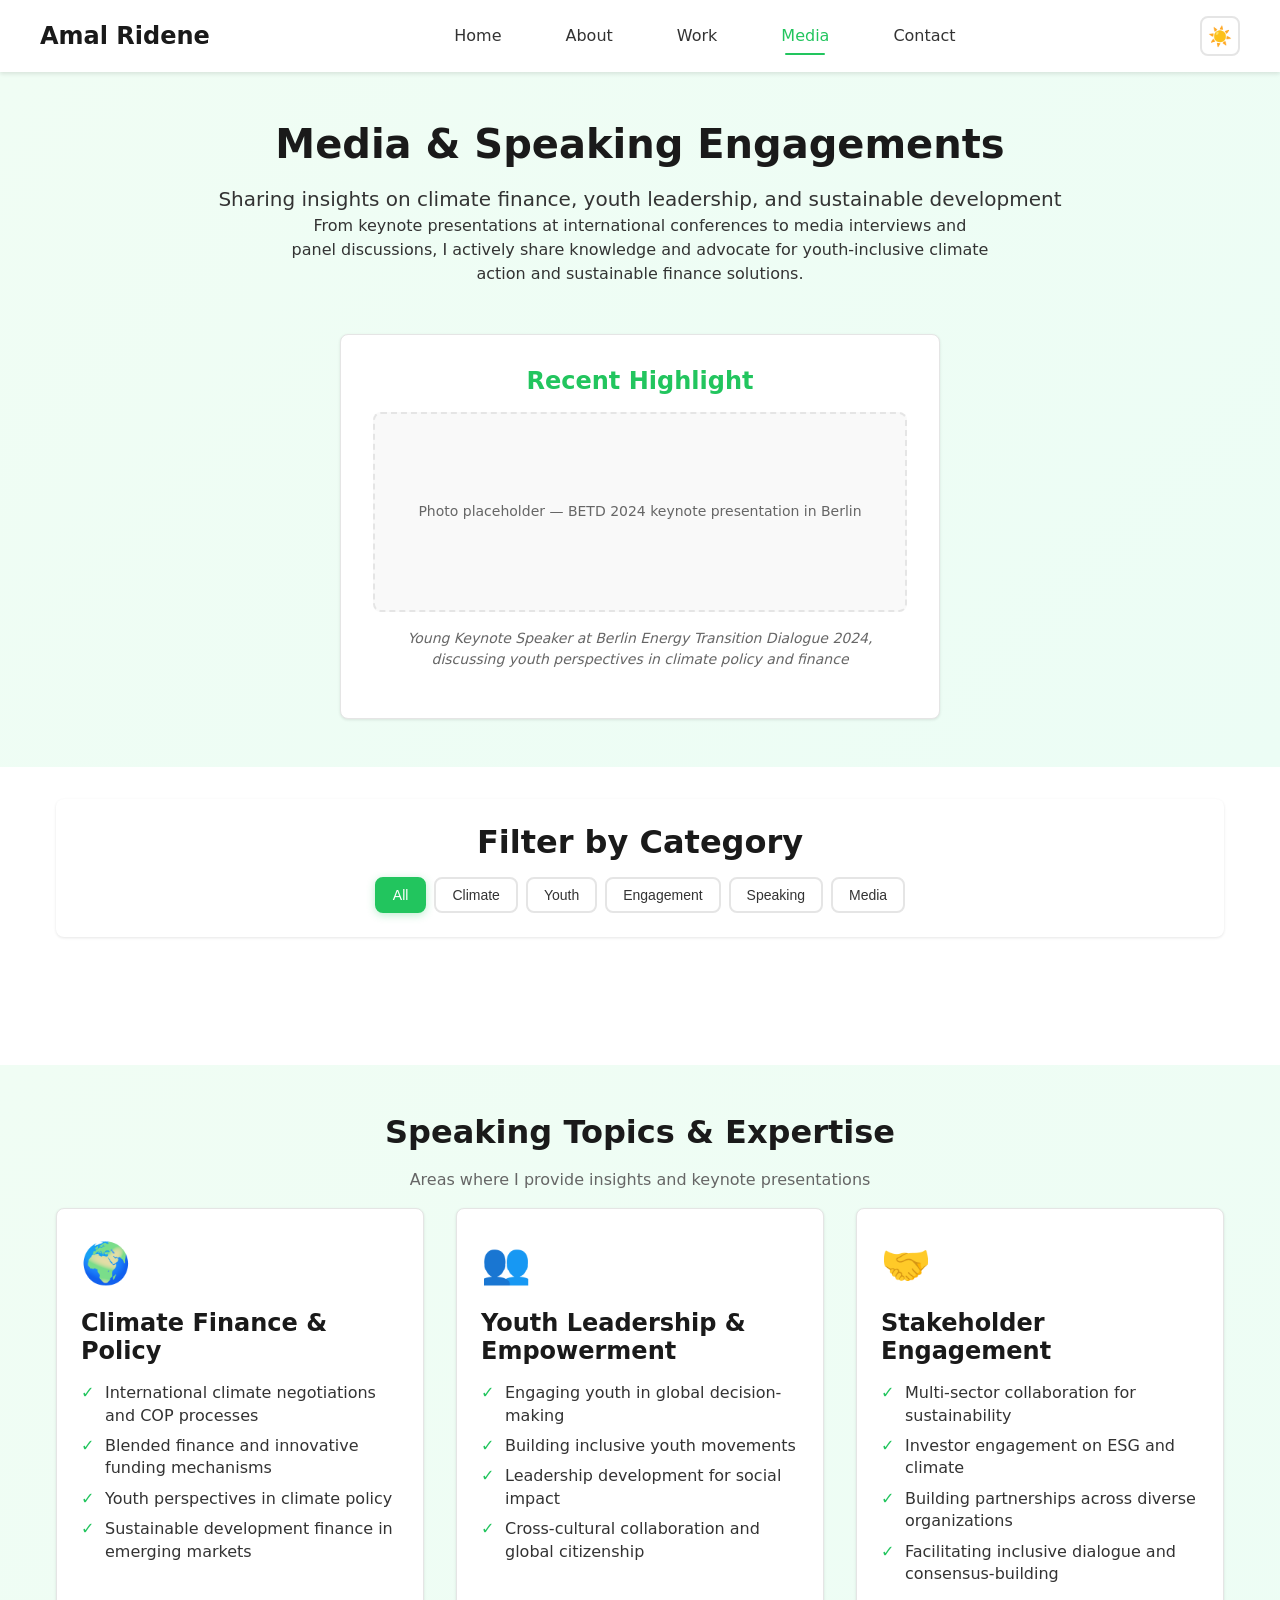
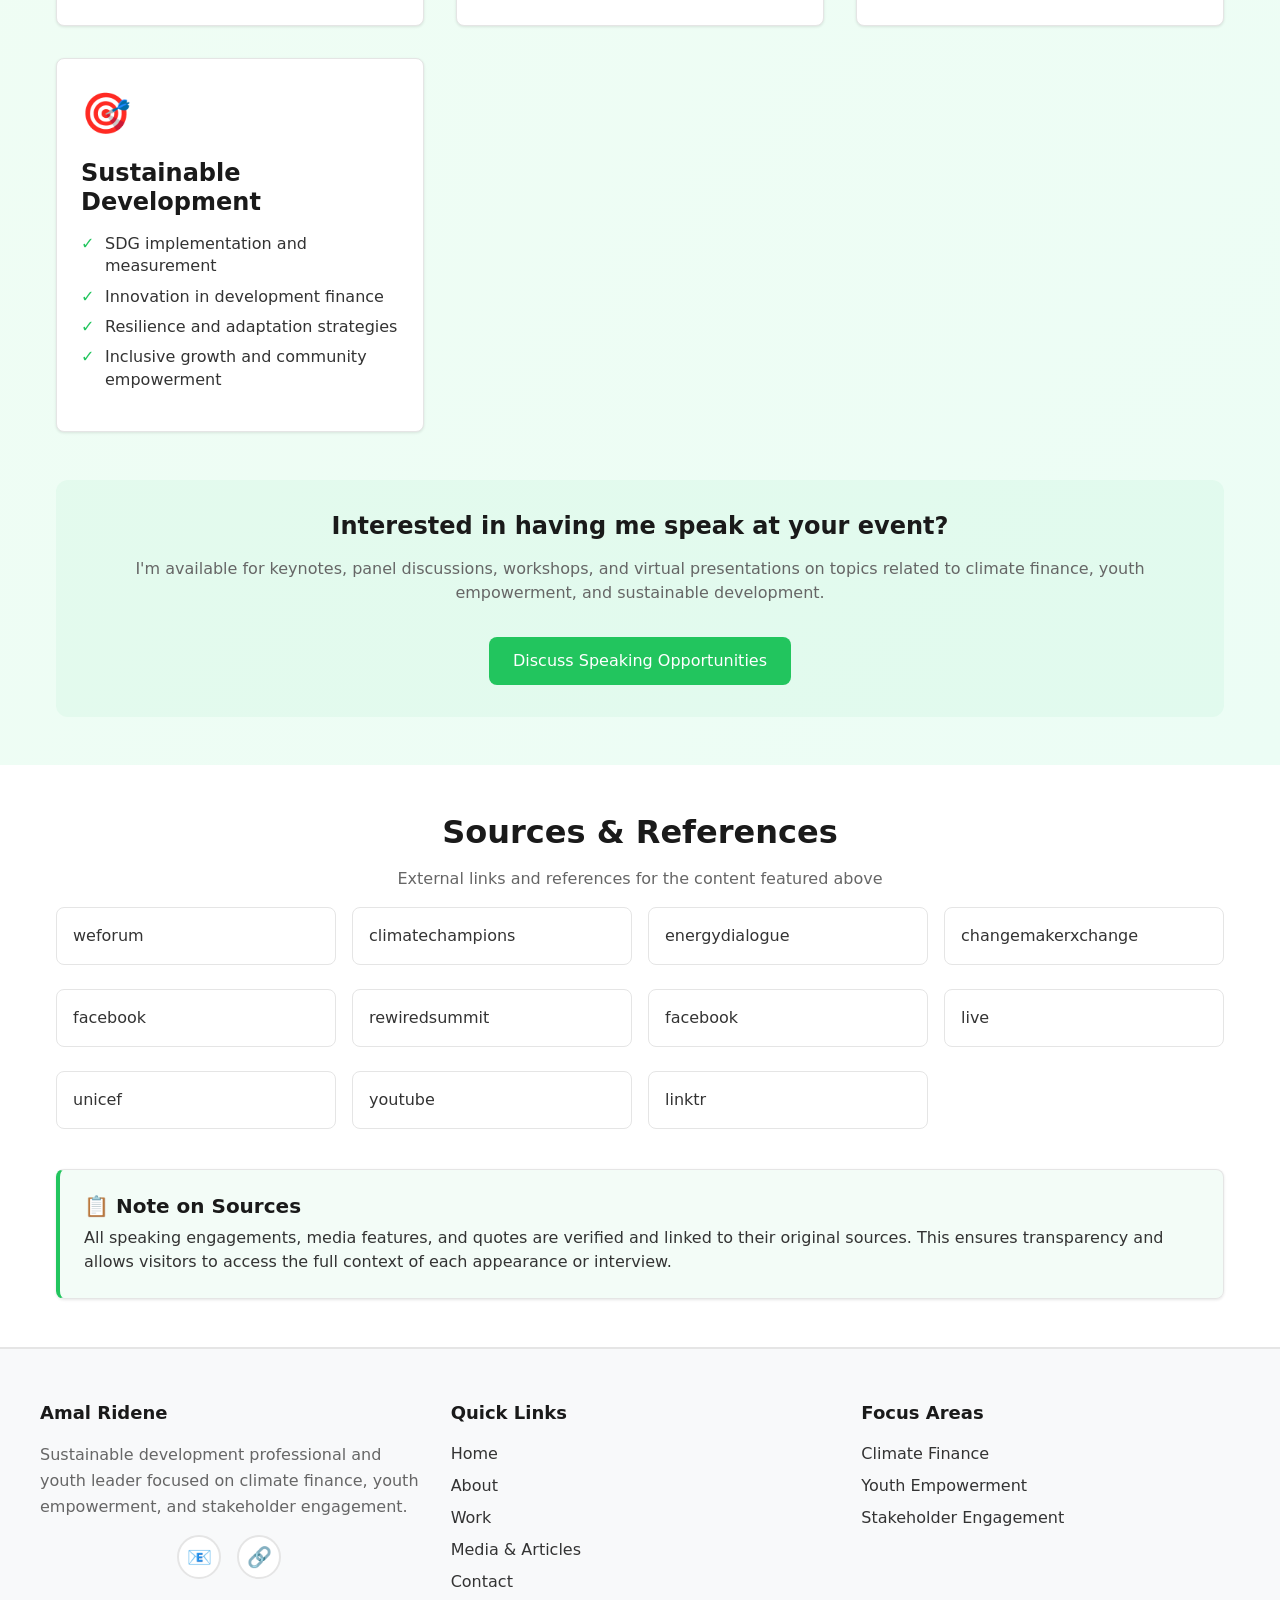
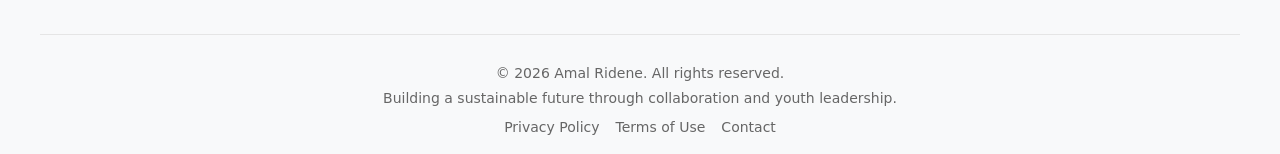
<file: media.html>
<!DOCTYPE html>
<html lang="en" data-theme="default">
<head>
  <meta charset="UTF-8">
  <meta name="viewport" content="width=device-width, initial-scale=1.0">
  <meta name="description" content="View Amal Ridene's media appearances, speaking engagements, and featured articles. Explore her presentations at global conferences and media interviews.">
  <meta name="keywords" content="Amal Ridene media, speaking engagements, conference presentations, interviews, BETD, COP, RewirEd Summit, MENA Climate Week">
  <meta name="author" content="Amal Ridene">
  
  <!-- Open Graph / Social Media -->
  <meta property="og:type" content="website">
  <meta property="og:title" content="Media & Speaking Engagements - Amal Ridene">
  <meta property="og:description" content="View Amal Ridene's media appearances, speaking engagements, and featured articles.">
  <meta property="og:image" content="Assets/amal.png">
  
  <title>Media & Articles - Amal Ridene</title>
  
  <!-- Stylesheets -->
  <link rel="stylesheet" href="css/base.css">
  <link rel="stylesheet" href="css/theme-default.css">
  <link rel="stylesheet" href="css/theme-dark.css">
  <link rel="stylesheet" href="css/theme-ocean.css">
</head>
<body>
  <!-- Skip to main content link -->
  <a href="#main" class="skip-link sr-only">Skip to main content</a>
  
  <!-- Site Header -->
  <site-header></site-header>
  
  <!-- Main Content -->
  <main id="main" role="main">
    <!-- Media Hero Section -->
    <section class="section" id="media-hero" style="background: var(--hero-bg); position: relative;">
      <div class="container">
        <div class="hero-content text-center">
          <h1 class="hero-title">Media & Speaking Engagements</h1>
          <div class="hero-subtitle text-large">
            Sharing insights on climate finance, youth leadership, and sustainable development
          </div>
          <div class="hero-description" style="max-width: 700px; margin: 0 auto;">
            <p>
              From keynote presentations at international conferences to media interviews and panel discussions, 
              I actively share knowledge and advocate for youth-inclusive climate action and sustainable finance solutions.
            </p>
          </div>
        </div>
        
        <!-- Featured Media Highlight -->
        <div class="featured-media" style="margin-top: 3rem;">
          <div class="card" style="max-width: 600px; margin: 0 auto; text-align: center; padding: 2rem;">
            <h3 style="margin-bottom: 1rem; color: var(--accent-color);">Recent Highlight</h3>
            <figure>
              <div class="img-placeholder" style="height: 200px; margin-bottom: 1rem;">
                <span>Photo placeholder — BETD 2024 keynote presentation in Berlin</span>
              </div>
              <figcaption>
                Young Keynote Speaker at Berlin Energy Transition Dialogue 2024, 
                discussing youth perspectives in climate policy and finance
              </figcaption>
            </figure>
          </div>
        </div>
      </div>
    </section>
    
    <!-- Media Filters -->
    <section class="section" id="media-filters" style="padding: 2rem 0; background-color: var(--card-bg);">
      <div class="container">
        <div class="filters-container text-center">
          <h2 style="margin-bottom: 1rem;">Filter by Category</h2>
          <div class="media-filters flex-center" style="gap: 0.5rem; flex-wrap: wrap;">
            <!-- Filter buttons will be populated by JavaScript -->
          </div>
        </div>
      </div>
    </section>
    
    <!-- Media Grid -->
    <section class="section" id="media-content">
      <div class="container">
        <div class="media-grid grid grid-3">
          <!-- Media items will be populated by JavaScript -->
        </div>
        
        <div class="load-more text-center" style="margin-top: 3rem; display: none;">
          <button class="btn btn-secondary" onclick="loadMoreMedia()">Load More Articles</button>
        </div>
      </div>
    </section>
    
    <!-- Speaking Topics Section -->
    <section class="section" id="speaking-topics" style="background: var(--hero-bg);">
      <div class="container">
        <div class="section-header text-center">
          <h2>Speaking Topics & Expertise</h2>
          <p class="text-muted">Areas where I provide insights and keynote presentations</p>
        </div>
        
        <div class="topics-grid grid grid-2">
          <div class="topic-card card">
            <div class="topic-icon">🌍</div>
            <h3>Climate Finance & Policy</h3>
            <ul class="topic-points">
              <li>International climate negotiations and COP processes</li>
              <li>Blended finance and innovative funding mechanisms</li>
              <li>Youth perspectives in climate policy</li>
              <li>Sustainable development finance in emerging markets</li>
            </ul>
          </div>
          
          <div class="topic-card card">
            <div class="topic-icon">👥</div>
            <h3>Youth Leadership & Empowerment</h3>
            <ul class="topic-points">
              <li>Engaging youth in global decision-making</li>
              <li>Building inclusive youth movements</li>
              <li>Leadership development for social impact</li>
              <li>Cross-cultural collaboration and global citizenship</li>
            </ul>
          </div>
          
          <div class="topic-card card">
            <div class="topic-icon">🤝</div>
            <h3>Stakeholder Engagement</h3>
            <ul class="topic-points">
              <li>Multi-sector collaboration for sustainability</li>
              <li>Investor engagement on ESG and climate</li>
              <li>Building partnerships across diverse organizations</li>
              <li>Facilitating inclusive dialogue and consensus-building</li>
            </ul>
          </div>
          
          <div class="topic-card card">
            <div class="topic-icon">🎯</div>
            <h3>Sustainable Development</h3>
            <ul class="topic-points">
              <li>SDG implementation and measurement</li>
              <li>Innovation in development finance</li>
              <li>Resilience and adaptation strategies</li>
              <li>Inclusive growth and community empowerment</li>
            </ul>
          </div>
        </div>
        
        <div class="speaking-cta text-center" style="margin-top: 3rem;">
          <h3 style="margin-bottom: 1rem;">Interested in having me speak at your event?</h3>
          <p class="text-muted" style="margin-bottom: 2rem;">
            I'm available for keynotes, panel discussions, workshops, and virtual presentations on topics 
            related to climate finance, youth empowerment, and sustainable development.
          </p>
          <a href="contact.html" class="btn btn-primary">Discuss Speaking Opportunities</a>
        </div>
      </div>
    </section>
    
    <!-- Sources & References Section -->
    <section class="section" id="sources">
      <div class="container">
        <div class="section-header text-center">
          <h2>Sources & References</h2>
          <p class="text-muted">External links and references for the content featured above</p>
        </div>
        
        <div class="sources-list">
          <!-- Sources will be populated by JavaScript -->
        </div>
        
        <div class="sources-note card" style="margin-top: 2rem; padding: 1.5rem; background: rgba(var(--accent-color-rgb), 0.05); border-left: 4px solid var(--accent-color);">
          <h4 style="margin-bottom: 0.5rem;">📋 Note on Sources</h4>
          <p style="margin: 0;">
            All speaking engagements, media features, and quotes are verified and linked to their original sources. 
            This ensures transparency and allows visitors to access the full context of each appearance or interview.
          </p>
        </div>
      </div>
    </section>
  </main>
  
  <!-- Site Footer -->
  <site-footer></site-footer>
  
  <!-- Scripts -->
  <script type="module" src="js/main.js"></script>
  
  <!-- Custom styles for media page -->
  <style>
    .filters-container {
      position: sticky;
      top: 80px;
      z-index: 10;
      background: var(--card-bg);
      border-radius: var(--border-radius);
      padding: 1.5rem;
      box-shadow: var(--shadow-sm);
    }
    
    .media-filters {
      max-width: 600px;
      margin: 0 auto;
    }
    
    .filter-btn {
      padding: 0.5rem 1rem;
      border: 2px solid var(--border-color);
      background: transparent;
      color: var(--text-color);
      border-radius: var(--border-radius);
      cursor: pointer;
      transition: all 0.3s ease;
      font-size: 0.875rem;
      font-weight: 500;
    }
    
    .filter-btn:hover,
    .filter-btn.active {
      background-color: var(--accent-color);
      border-color: var(--accent-color);
      color: var(--btn-text-color);
    }
    
    .filter-btn.active {
      box-shadow: 0 2px 8px rgba(var(--accent-color-rgb), 0.3);
    }
    
    .featured-media {
      animation: fadeInUp 0.6s ease;
    }
    
    .topic-card {
      transition: all 0.3s ease;
    }
    
    .topic-card:hover {
      transform: translateY(-5px);
      box-shadow: var(--shadow-lg);
    }
    
    .topic-icon {
      font-size: 2.5rem;
      margin-bottom: 1rem;
      display: block;
    }
    
    .topic-card h3 {
      margin-bottom: 1rem;
      color: var(--heading-color);
    }
    
    .topic-points {
      list-style: none;
      padding: 0;
    }
    
    .topic-points li {
      position: relative;
      padding-left: 1.5rem;
      margin-bottom: 0.5rem;
      color: var(--text-color);
      line-height: 1.4;
    }
    
    .topic-points li::before {
      content: '✓';
      position: absolute;
      left: 0;
      color: var(--accent-color);
      font-weight: bold;
    }
    
    .sources-grid {
      display: grid;
      grid-template-columns: repeat(auto-fit, minmax(250px, 1fr));
      gap: 1rem;
      list-style: none;
      padding: 0;
    }
    
    .source-link {
      display: block;
      padding: 1rem;
      background: var(--card-bg);
      border: 1px solid var(--border-color);
      border-radius: var(--border-radius);
      color: var(--text-color);
      text-decoration: none;
      transition: all 0.3s ease;
    }
    
    .source-link:hover {
      background-color: var(--accent-color);
      color: var(--btn-text-color);
      border-color: var(--accent-color);
      transform: translateY(-2px);
    }
    
    .speaking-cta {
      background: rgba(var(--accent-color-rgb), 0.05);
      border-radius: var(--border-radius-lg);
      padding: 2rem;
    }
    
    @keyframes fadeInUp {
      from {
        opacity: 0;
        transform: translateY(30px);
      }
      to {
        opacity: 1;
        transform: translateY(0);
      }
    }
    
    @media (max-width: 768px) {
      .filters-container {
        position: relative;
        top: 0;
        margin-bottom: 1rem;
      }
      
      .media-filters {
        flex-direction: column;
        gap: 0.5rem;
      }
      
      .filter-btn {
        width: 100%;
        text-align: center;
      }
      
      .topics-grid {
        grid-template-columns: 1fr;
      }
      
      .topic-card {
        text-align: center;
      }
      
      .topic-points {
        text-align: left;
        max-width: 300px;
        margin: 0 auto;
      }
      
      .speaking-cta {
        padding: 1.5rem;
      }
    }
    
    /* Loading states */
    .media-grid.loading {
      opacity: 0.6;
      pointer-events: none;
    }
    
    .loading-spinner {
      display: inline-block;
      width: 20px;
      height: 20px;
      border: 2px solid var(--border-color);
      border-radius: 50%;
      border-top-color: var(--accent-color);
      animation: spin 1s ease-in-out infinite;
    }
    
    @keyframes spin {
      to { transform: rotate(360deg); }
    }
  </style>
  
  <!-- JavaScript for additional media functionality -->
  <script>
    // Function for load more button (placeholder)
    function loadMoreMedia() {
      console.log('Load more media items');
      // In a real implementation, this would load additional media items
      // For now, just hide the button
      document.querySelector('.load-more').style.display = 'none';
    }
  </script>
</body>
</html>
</file>
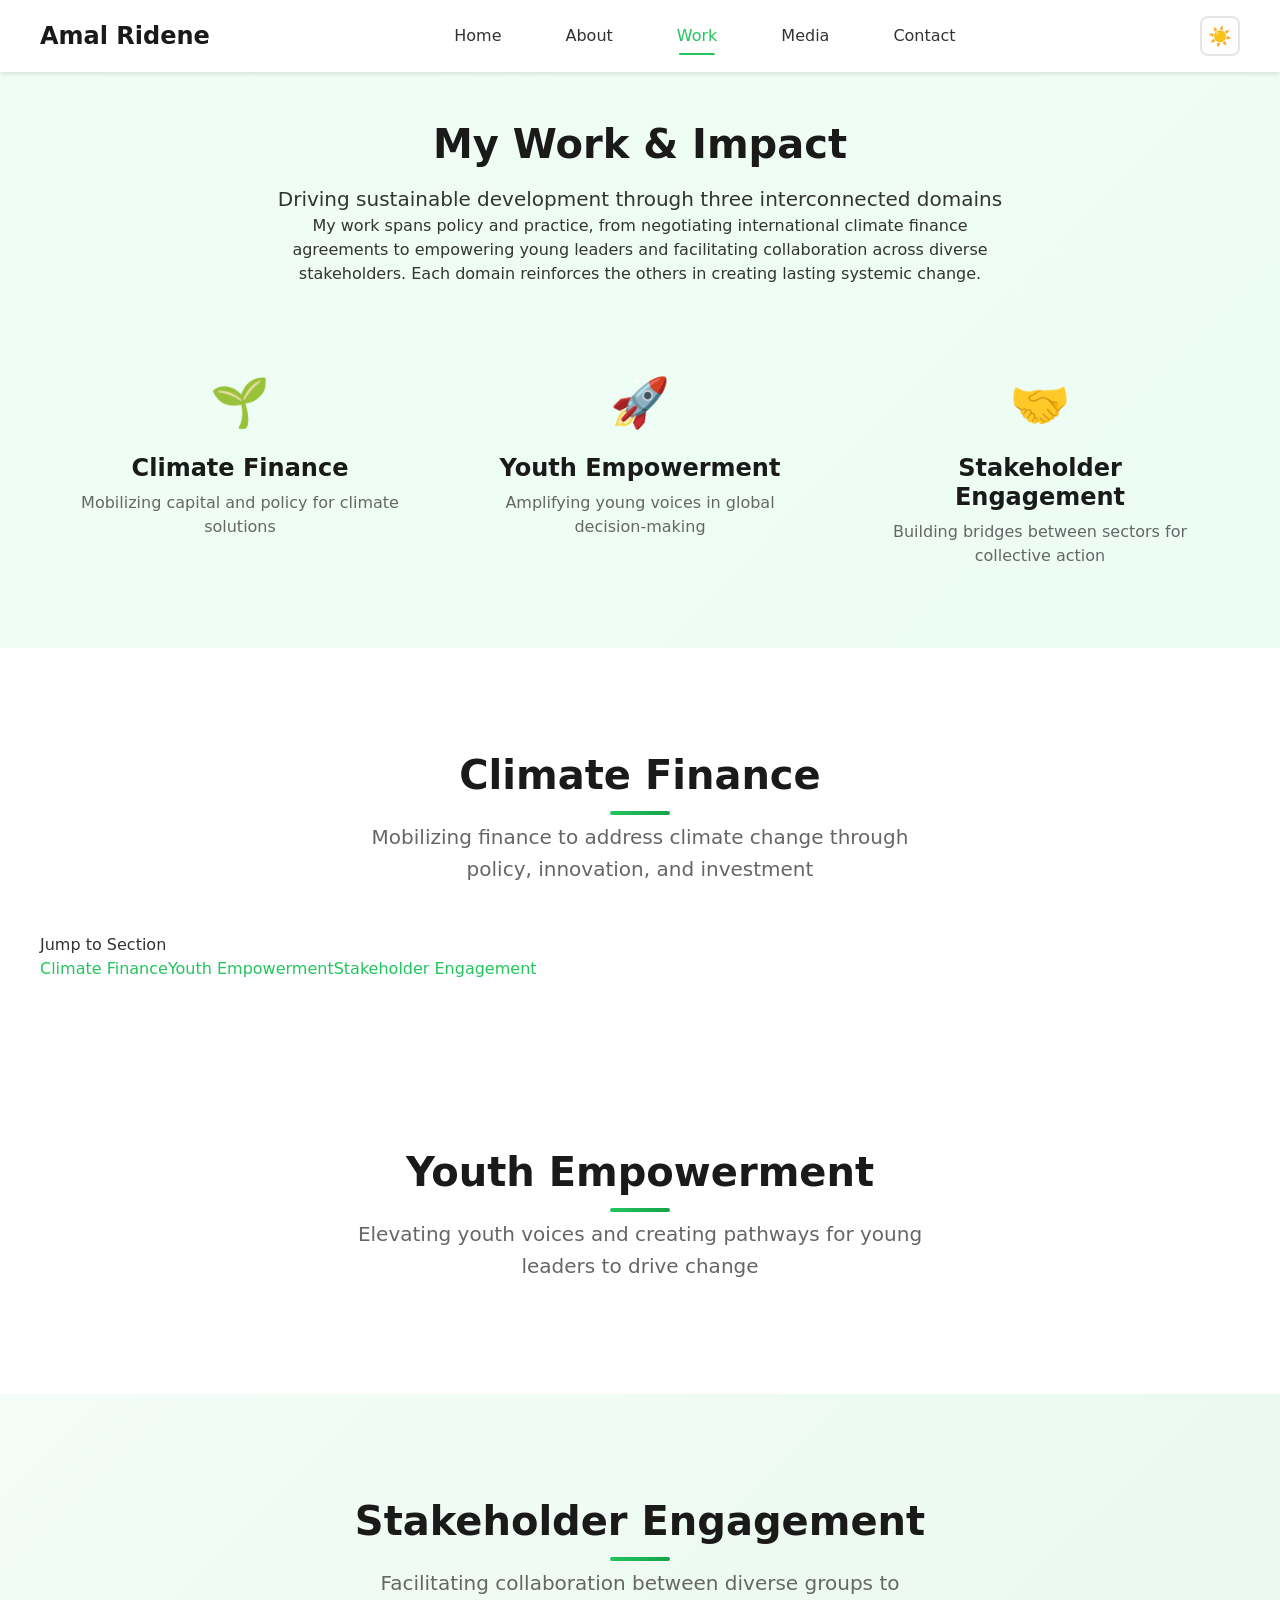
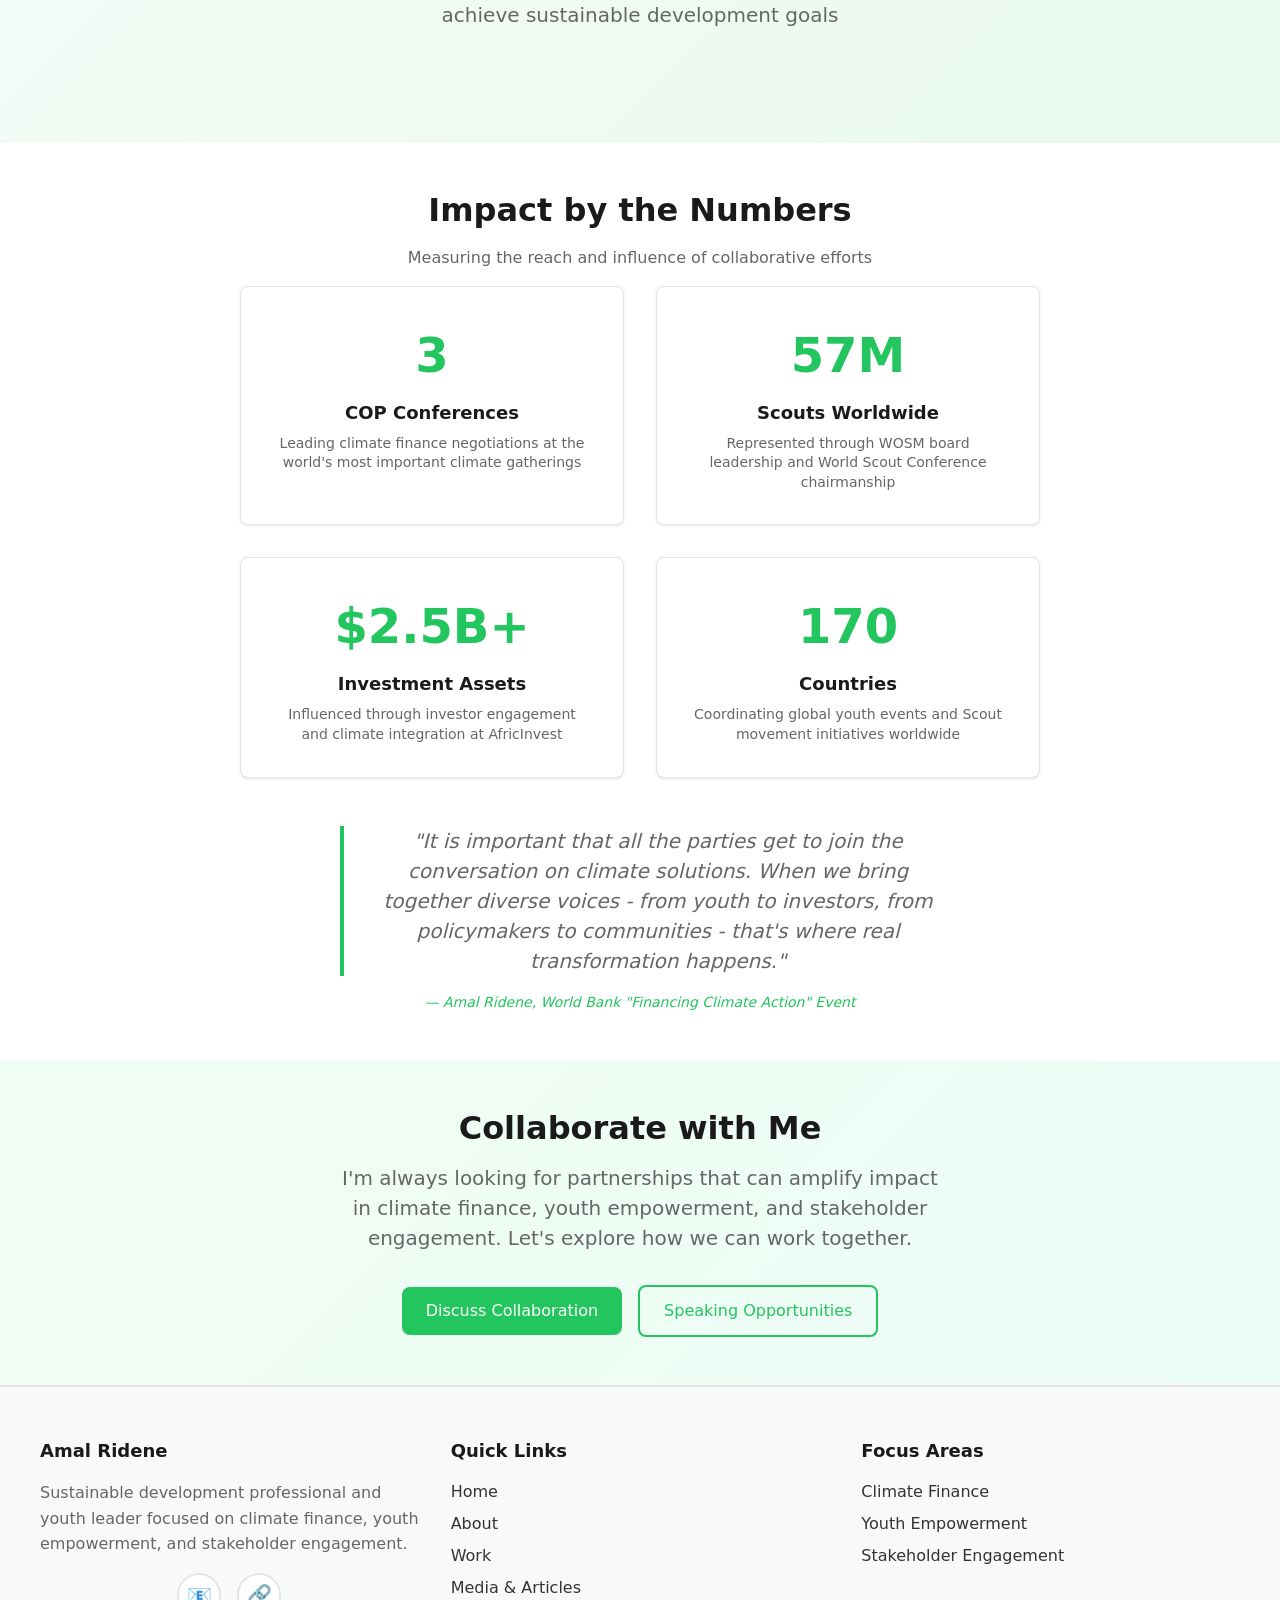
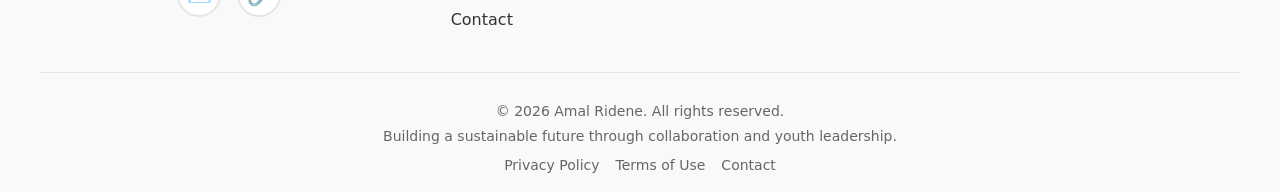
<file: work.html>
<!DOCTYPE html>
<html lang="en" data-theme="default">
<head>
  <meta charset="UTF-8">
  <meta name="viewport" content="width=device-width, initial-scale=1.0">
  <meta name="description" content="Explore Amal Ridene's work in climate finance, youth empowerment, and stakeholder engagement. Discover her contributions to sustainable development and global climate action.">
  <meta name="keywords" content="Amal Ridene work, climate finance, youth empowerment, stakeholder engagement, COP negotiations, sustainable development, Tunisia">
  <meta name="author" content="Amal Ridene">
  
  <!-- Open Graph / Social Media -->
  <meta property="og:type" content="website">
  <meta property="og:title" content="Work & Impact - Amal Ridene">
  <meta property="og:description" content="Explore Amal Ridene's work in climate finance, youth empowerment, and stakeholder engagement.">
  <meta property="og:image" content="Assets/amal.png">
  
  <title>Work & Impact - Amal Ridene</title>
  
  <!-- Stylesheets -->
  <link rel="stylesheet" href="css/base.css">
  <link rel="stylesheet" href="css/theme-default.css">
  <link rel="stylesheet" href="css/theme-dark.css">
  <link rel="stylesheet" href="css/theme-ocean.css">
</head>
<body>
  <!-- Skip to main content link -->
  <a href="#main" class="skip-link sr-only">Skip to main content</a>
  
  <!-- Site Header -->
  <site-header></site-header>
  
  <!-- Main Content -->
  <main id="main" role="main">
    <!-- Work Hero Section -->
    <section class="section" id="work-hero" style="background: var(--hero-bg); position: relative;">
      <div class="container">
        <div class="hero-content text-center">
          <h1 class="hero-title">My Work & Impact</h1>
          <div class="hero-subtitle text-large">
            Driving sustainable development through three interconnected domains
          </div>
          <div class="hero-description" style="max-width: 700px; margin: 0 auto;">
            <p>
              My work spans policy and practice, from negotiating international climate finance agreements 
              to empowering young leaders and facilitating collaboration across diverse stakeholders. 
              Each domain reinforces the others in creating lasting systemic change.
            </p>
          </div>
        </div>
        
        <div class="domain-overview grid grid-3" style="margin-top: 3rem;">
          <div class="domain-preview">
            <div class="domain-icon">🌱</div>
            <h3><a href="#climate-finance">Climate Finance</a></h3>
            <p>Mobilizing capital and policy for climate solutions</p>
          </div>
          <div class="domain-preview">
            <div class="domain-icon">🚀</div>
            <h3><a href="#youth-empowerment">Youth Empowerment</a></h3>
            <p>Amplifying young voices in global decision-making</p>
          </div>
          <div class="domain-preview">
            <div class="domain-icon">🤝</div>
            <h3><a href="#stakeholder-engagement">Stakeholder Engagement</a></h3>
            <p>Building bridges between sectors for collective action</p>
          </div>
        </div>
      </div>
    </section>
    
    <!-- Climate Finance Section -->
    <section-layout 
      id="climate-finance" 
      title="Climate Finance" 
      subtitle="Mobilizing finance to address climate change through policy, innovation, and investment"
      background="default">
      
      <!-- Content will be populated by JavaScript -->
      
    </section-layout>
    
    <!-- Youth Empowerment Section -->
    <section-layout 
      id="youth-empowerment" 
      title="Youth Empowerment" 
      subtitle="Elevating youth voices and creating pathways for young leaders to drive change"
      background="alternate">
      
      <!-- Content will be populated by JavaScript -->
      
    </section-layout>
    
    <!-- Stakeholder Engagement Section -->
    <section-layout 
      id="stakeholder-engagement" 
      title="Stakeholder Engagement" 
      subtitle="Facilitating collaboration between diverse groups to achieve sustainable development goals"
      background="accent">
      
      <!-- Content will be populated by JavaScript -->
      
    </section-layout>
    
    <!-- Impact Summary Section -->
    <section class="section" id="impact-summary">
      <div class="container">
        <div class="section-header text-center">
          <h2>Impact by the Numbers</h2>
          <p class="text-muted">Measuring the reach and influence of collaborative efforts</p>
        </div>
        
        <div class="impact-stats grid grid-2">
          <div class="stat-card card text-center">
            <div class="stat-number">3</div>
            <div class="stat-label">COP Conferences</div>
            <div class="stat-description">Leading climate finance negotiations at the world's most important climate gatherings</div>
          </div>
          
          <div class="stat-card card text-center">
            <div class="stat-number">57M</div>
            <div class="stat-label">Scouts Worldwide</div>
            <div class="stat-description">Represented through WOSM board leadership and World Scout Conference chairmanship</div>
          </div>
          
          <div class="stat-card card text-center">
            <div class="stat-number">$2.5B+</div>
            <div class="stat-label">Investment Assets</div>
            <div class="stat-description">Influenced through investor engagement and climate integration at AfricInvest</div>
          </div>
          
          <div class="stat-card card text-center">
            <div class="stat-number">170</div>
            <div class="stat-label">Countries</div>
            <div class="stat-description">Coordinating global youth events and Scout movement initiatives worldwide</div>
          </div>
        </div>
        
        <div class="impact-quote" style="margin-top: 3rem; text-align: center;">
          <blockquote style="font-size: 1.25rem; font-style: italic; color: var(--text-muted); max-width: 600px; margin: 0 auto;">
            "It is important that all the parties get to join the conversation on climate solutions. 
            When we bring together diverse voices - from youth to investors, from policymakers to communities - 
            that's where real transformation happens."
          </blockquote>
          <cite style="display: block; margin-top: 1rem; font-size: 0.875rem; color: var(--accent-color);">
            — Amal Ridene, World Bank "Financing Climate Action" Event
          </cite>
        </div>
      </div>
    </section>
    
    <!-- Call to Action -->
    <section class="section" id="work-cta" style="background: var(--hero-bg);">
      <div class="container text-center">
        <h2>Collaborate with Me</h2>
        <p class="text-large text-muted" style="max-width: 600px; margin: 0 auto 2rem;">
          I'm always looking for partnerships that can amplify impact in climate finance, 
          youth empowerment, and stakeholder engagement. Let's explore how we can work together.
        </p>
        <div class="flex-center" style="gap: 1rem; flex-wrap: wrap;">
          <a href="contact.html" class="btn btn-primary">Discuss Collaboration</a>
          <a href="media.html" class="btn btn-secondary">Speaking Opportunities</a>
        </div>
      </div>
    </section>
  </main>
  
  <!-- Site Footer -->
  <site-footer></site-footer>
  
  <!-- Scripts -->
  <script type="module" src="js/main.js"></script>
  
  <!-- Custom styles for work page -->
  <style>
    .domain-preview {
      text-align: center;
      padding: 2rem 1rem;
      border-radius: var(--border-radius);
      transition: all 0.3s ease;
    }
    
    .domain-preview:hover {
      background-color: var(--card-bg);
      transform: translateY(-5px);
    }
    
    .domain-icon {
      font-size: 3rem;
      margin-bottom: 1rem;
      display: block;
    }
    
    .domain-preview h3 {
      margin-bottom: 0.5rem;
    }
    
    .domain-preview h3 a {
      color: var(--heading-color);
      text-decoration: none;
    }
    
    .domain-preview h3 a:hover {
      color: var(--accent-color);
    }
    
    .domain-preview p {
      color: var(--text-muted);
      margin: 0;
    }
    
    .impact-stats {
      max-width: 800px;
      margin: 0 auto;
    }
    
    .stat-card {
      padding: 2rem;
      transition: all 0.3s ease;
    }
    
    .stat-card:hover {
      transform: translateY(-5px);
      box-shadow: var(--shadow-lg);
    }
    
    .stat-number {
      font-size: 3rem;
      font-weight: 700;
      color: var(--accent-color);
      margin-bottom: 0.5rem;
    }
    
    .stat-label {
      font-size: 1.125rem;
      font-weight: 600;
      color: var(--heading-color);
      margin-bottom: 0.5rem;
    }
    
    .stat-description {
      font-size: 0.875rem;
      color: var(--text-muted);
      line-height: 1.4;
    }
    
    .impact-quote blockquote {
      border-left: 4px solid var(--accent-color);
      padding-left: 2rem;
      margin: 0;
    }
    
    /* Section layout content styling */
    section-layout .section-content {
      font-size: 1.125rem;
      line-height: 1.7;
    }
    
    section-layout .section-content h3 {
      color: var(--heading-color);
      margin-top: 2rem;
      margin-bottom: 1rem;
    }
    
    section-layout .section-content ul {
      margin-bottom: 1.5rem;
    }
    
    section-layout .section-content li {
      margin-bottom: 0.75rem;
    }
    
    section-layout .section-content strong {
      color: var(--accent-color);
      font-weight: 600;
    }
    
    @media (max-width: 768px) {
      .domain-overview {
        grid-template-columns: 1fr;
        gap: 1rem;
      }
      
      .domain-preview {
        padding: 1.5rem 1rem;
      }
      
      .impact-stats {
        grid-template-columns: 1fr;
      }
      
      .stat-number {
        font-size: 2.5rem;
      }
      
      .impact-quote blockquote {
        font-size: 1.125rem;
        padding-left: 1rem;
      }
    }
  </style>
</body>
</html>
</file>
<file: css/base.css>
/* Base styles and typography */

/* CSS Reset */
*,
*::before,
*::after {
  box-sizing: border-box;
  margin: 0;
  padding: 0;
}

html {
  font-size: 16px;
  line-height: 1.5;
  scroll-behavior: smooth;
}

body {
  font-family: system-ui, -apple-system, BlinkMacSystemFont, 'Segoe UI', Roboto, 
               'Helvetica Neue', Arial, sans-serif;
  background-color: var(--bg-color);
  color: var(--text-color);
  transition: background-color 0.3s ease, color 0.3s ease;
}

/* Typography */
h1, h2, h3, h4, h5, h6 {
  font-weight: 600;
  line-height: 1.2;
  color: var(--heading-color);
  margin-bottom: 1rem;
}

h1 { font-size: 2.5rem; }
h2 { font-size: 2rem; }
h3 { font-size: 1.5rem; }
h4 { font-size: 1.25rem; }
h5 { font-size: 1.125rem; }
h6 { font-size: 1rem; }

p {
  margin-bottom: 1rem;
  color: var(--text-color);
}

a {
  color: var(--accent-color);
  text-decoration: none;
  transition: color 0.3s ease;
}

a:hover {
  color: var(--accent-hover-color);
  text-decoration: underline;
}

a:focus {
  outline: 2px solid var(--accent-color);
  outline-offset: 2px;
}

/* Lists */
ul, ol {
  margin-bottom: 1rem;
  padding-left: 2rem;
}

li {
  margin-bottom: 0.5rem;
}

/* Layout utilities */
.container {
  max-width: 1200px;
  margin: 0 auto;
  padding: 0 1rem;
}

.section {
  padding: 3rem 0;
}

.grid {
  display: grid;
  gap: 2rem;
}

.grid-2 {
  grid-template-columns: repeat(auto-fit, minmax(300px, 1fr));
}

.grid-3 {
  grid-template-columns: repeat(auto-fit, minmax(280px, 1fr));
}

.flex {
  display: flex;
  gap: 1rem;
}

.flex-center {
  display: flex;
  align-items: center;
  justify-content: center;
}

.flex-between {
  display: flex;
  align-items: center;
  justify-content: space-between;
}

.flex-column {
  flex-direction: column;
}

/* Text utilities */
.text-center { text-align: center; }
.text-large { font-size: 1.25rem; }
.text-small { font-size: 0.875rem; }
.text-muted { color: var(--text-muted); }

/* Button styles */
.btn {
  display: inline-block;
  padding: 0.75rem 1.5rem;
  background-color: var(--accent-color);
  color: var(--btn-text-color);
  border: none;
  border-radius: var(--border-radius);
  font-size: 1rem;
  font-weight: 500;
  cursor: pointer;
  text-decoration: none;
  transition: all 0.3s ease;
}

.btn:hover {
  background-color: var(--accent-hover-color);
  transform: translateY(-2px);
  box-shadow: var(--shadow-md);
}

.btn:focus {
  outline: 2px solid var(--accent-color);
  outline-offset: 2px;
}

.btn-secondary {
  background-color: transparent;
  border: 2px solid var(--accent-color);
  color: var(--accent-color);
}

.btn-secondary:hover {
  background-color: var(--accent-color);
  color: var(--btn-text-color);
}

/* Card styles */
.card {
  background-color: var(--card-bg);
  border: 1px solid var(--border-color);
  border-radius: var(--border-radius);
  padding: 1.5rem;
  box-shadow: var(--shadow-sm);
  transition: all 0.3s ease;
}

.card:hover {
  box-shadow: var(--shadow-md);
  transform: translateY(-2px);
}

/* Image styles */
img {
  max-width: 100%;
  height: auto;
  border-radius: var(--border-radius);
}

.img-circle {
  border-radius: 50%;
}

.img-placeholder {
  background-color: var(--placeholder-bg);
  border: 2px dashed var(--border-color);
  border-radius: var(--border-radius);
  display: flex;
  align-items: center;
  justify-content: center;
  color: var(--text-muted);
  font-size: 0.875rem;
  text-align: center;
  min-height: 200px;
}

/* Figure and caption styles */
figure {
  margin: 1rem 0;
}

figcaption {
  font-size: 0.875rem;
  color: var(--text-muted);
  text-align: center;
  margin-top: 0.5rem;
  font-style: italic;
}

/* Form styles */
.form-group {
  margin-bottom: 1.5rem;
}

label {
  display: block;
  margin-bottom: 0.5rem;
  font-weight: 500;
  color: var(--heading-color);
}

input, textarea, select {
  width: 100%;
  padding: 0.75rem;
  border: 2px solid var(--border-color);
  border-radius: var(--border-radius);
  background-color: var(--input-bg);
  color: var(--text-color);
  font-size: 1rem;
  transition: border-color 0.3s ease;
}

input:focus, textarea:focus, select:focus {
  outline: none;
  border-color: var(--accent-color);
  box-shadow: 0 0 0 3px rgba(var(--accent-color-rgb), 0.1);
}

textarea {
  resize: vertical;
  min-height: 120px;
}

/* Utility classes */
.sr-only {
  position: absolute;
  width: 1px;
  height: 1px;
  padding: 0;
  margin: -1px;
  overflow: hidden;
  clip: rect(0, 0, 0, 0);
  white-space: nowrap;
  border: 0;
}

.hidden {
  display: none !important;
}

.visible {
  display: block !important;
}

/* Responsive design */
@media (max-width: 768px) {
  .container {
    padding: 0 0.75rem;
  }
  
  .section {
    padding: 2rem 0;
  }
  
  h1 { font-size: 2rem; }
  h2 { font-size: 1.75rem; }
  h3 { font-size: 1.25rem; }
  
  .grid {
    gap: 1.5rem;
  }
  
  .btn {
    padding: 0.5rem 1rem;
    font-size: 0.875rem;
  }
}

@media (max-width: 480px) {
  h1 { font-size: 1.75rem; }
  h2 { font-size: 1.5rem; }
  
  .card {
    padding: 1rem;
  }
  
  .grid {
    gap: 1rem;
  }
}
</file>
<file: css/theme-default.css>
/* Default theme - Light with green accents */

:root,
[data-theme="default"] {
  /* Colors */
  --bg-color: #ffffff;
  --text-color: #333333;
  --heading-color: #1a1a1a;
  --text-muted: #666666;
  
  /* Accent colors (green theme) */
  --accent-color: #22c55e;
  --accent-color-rgb: 34, 197, 94;
  --accent-hover-color: #16a34a;
  
  /* UI elements */
  --card-bg: #ffffff;
  --border-color: #e5e5e5;
  --input-bg: #ffffff;
  --btn-text-color: #ffffff;
  --placeholder-bg: #f9f9f9;
  
  /* Navigation */
  --nav-bg: #ffffff;
  --nav-shadow: rgba(0, 0, 0, 0.1);
  
  /* Shadows */
  --shadow-sm: 0 1px 3px rgba(0, 0, 0, 0.1);
  --shadow-md: 0 4px 12px rgba(0, 0, 0, 0.15);
  --shadow-lg: 0 8px 25px rgba(0, 0, 0, 0.15);
  
  /* Border radius */
  --border-radius: 8px;
  --border-radius-lg: 12px;
  
  /* Hero section specific */
  --hero-bg: linear-gradient(135deg, #f0fdf4 0%, #ecfdf5 100%);
  --hero-overlay: rgba(255, 255, 255, 0.9);
  
  /* Domain cards */
  --domain-card-bg: #ffffff;
  --domain-card-border: #e5e5e5;
  --domain-card-shadow: 0 2px 8px rgba(0, 0, 0, 0.1);
  
  /* Media items */
  --media-item-bg: #ffffff;
  --media-item-hover-shadow: 0 6px 20px rgba(0, 0, 0, 0.15);
  
  /* Footer */
  --footer-bg: #f8f9fa;
  --footer-text: #666666;
  --footer-border: #e5e5e5;
}

/* Component-specific styles for default theme */
site-header {
  background-color: var(--nav-bg);
  box-shadow: 0 2px 4px var(--nav-shadow);
}

site-hero {
  background: var(--hero-bg);
  position: relative;
}

site-hero::before {
  content: '';
  position: absolute;
  top: 0;
  left: 0;
  right: 0;
  bottom: 0;
  background: var(--hero-overlay);
  z-index: 1;
}

site-hero .hero-content {
  position: relative;
  z-index: 2;
}

domain-card .card {
  background: var(--domain-card-bg);
  border-color: var(--domain-card-border);
  box-shadow: var(--domain-card-shadow);
}

domain-card .card:hover {
  box-shadow: var(--media-item-hover-shadow);
}

media-item .card {
  background: var(--media-item-bg);
}

media-item .card:hover {
  box-shadow: var(--media-item-hover-shadow);
}

site-footer {
  background-color: var(--footer-bg);
  color: var(--footer-text);
  border-top: 1px solid var(--footer-border);
}

/* Theme-specific adjustments */
.theme-badge {
  background-color: var(--accent-color);
  color: var(--btn-text-color);
  padding: 0.25rem 0.75rem;
  border-radius: 1rem;
  font-size: 0.75rem;
  font-weight: 500;
}

/* Link styling in default theme */
a.external-link::after {
  content: '↗';
  margin-left: 0.25rem;
  font-size: 0.875em;
  opacity: 0.7;
}

/* Special styling for recognition items */
.recognition-item {
  background: linear-gradient(135deg, #f0fdf4 0%, #ecfdf5 100%);
  border-left: 4px solid var(--accent-color);
}
</file>
<file: css/theme-dark.css>
/* Dark theme */

[data-theme="dark"] {
  /* Colors */
  --bg-color: #0f172a;
  --text-color: #e2e8f0;
  --heading-color: #f1f5f9;
  --text-muted: #94a3b8;
  
  /* Accent colors (green theme in dark) */
  --accent-color: #22d3ee;
  --accent-color-rgb: 34, 211, 238;
  --accent-hover-color: #06b6d4;
  
  /* UI elements */
  --card-bg: #1e293b;
  --border-color: #334155;
  --input-bg: #1e293b;
  --btn-text-color: #0f172a;
  --placeholder-bg: #334155;
  
  /* Navigation */
  --nav-bg: #1e293b;
  --nav-shadow: rgba(0, 0, 0, 0.3);
  
  /* Shadows */
  --shadow-sm: 0 1px 3px rgba(0, 0, 0, 0.3);
  --shadow-md: 0 4px 12px rgba(0, 0, 0, 0.4);
  --shadow-lg: 0 8px 25px rgba(0, 0, 0, 0.4);
  
  /* Hero section specific */
  --hero-bg: linear-gradient(135deg, #0f172a 0%, #1e293b 100%);
  --hero-overlay: rgba(30, 41, 59, 0.8);
  
  /* Domain cards */
  --domain-card-bg: #1e293b;
  --domain-card-border: #334155;
  --domain-card-shadow: 0 2px 8px rgba(0, 0, 0, 0.3);
  
  /* Media items */
  --media-item-bg: #1e293b;
  --media-item-hover-shadow: 0 6px 20px rgba(0, 0, 0, 0.4);
  
  /* Footer */
  --footer-bg: #1e293b;
  --footer-text: #94a3b8;
  --footer-border: #334155;
}

/* Dark theme specific adjustments */
[data-theme="dark"] img:not(.no-filter) {
  opacity: 0.9;
}

[data-theme="dark"] .img-placeholder {
  background-color: var(--placeholder-bg);
  color: var(--text-muted);
  border-color: var(--border-color);
}

[data-theme="dark"] input, 
[data-theme="dark"] textarea, 
[data-theme="dark"] select {
  background-color: var(--input-bg);
  border-color: var(--border-color);
  color: var(--text-color);
}

[data-theme="dark"] input::placeholder,
[data-theme="dark"] textarea::placeholder {
  color: var(--text-muted);
}

/* Special dark theme highlights */
[data-theme="dark"] .recognition-item {
  background: linear-gradient(135deg, #1e293b 0%, #334155 100%);
  border-left-color: var(--accent-color);
}

[data-theme="dark"] .theme-badge {
  background-color: var(--accent-color);
  color: var(--btn-text-color);
}

/* Dark theme scrollbar */
[data-theme="dark"] ::-webkit-scrollbar {
  width: 8px;
}

[data-theme="dark"] ::-webkit-scrollbar-track {
  background: var(--bg-color);
}

[data-theme="dark"] ::-webkit-scrollbar-thumb {
  background: var(--border-color);
  border-radius: 4px;
}

[data-theme="dark"] ::-webkit-scrollbar-thumb:hover {
  background: var(--text-muted);
}
</file>
<file: css/theme-ocean.css>
/* Ocean theme - Blue accents */

[data-theme="ocean"] {
  /* Colors */
  --bg-color: #f8fafc;
  --text-color: #1e293b;
  --heading-color: #0f172a;
  --text-muted: #64748b;
  
  /* Accent colors (blue/ocean theme) */
  --accent-color: #0ea5e9;
  --accent-color-rgb: 14, 165, 233;
  --accent-hover-color: #0284c7;
  
  /* UI elements */
  --card-bg: #ffffff;
  --border-color: #e2e8f0;
  --input-bg: #ffffff;
  --btn-text-color: #ffffff;
  --placeholder-bg: #f1f5f9;
  
  /* Navigation */
  --nav-bg: #ffffff;
  --nav-shadow: rgba(14, 165, 233, 0.1);
  
  /* Shadows */
  --shadow-sm: 0 1px 3px rgba(14, 165, 233, 0.1);
  --shadow-md: 0 4px 12px rgba(14, 165, 233, 0.15);
  --shadow-lg: 0 8px 25px rgba(14, 165, 233, 0.15);
  
  /* Hero section specific */
  --hero-bg: linear-gradient(135deg, #f0f9ff 0%, #e0f2fe 100%);
  --hero-overlay: rgba(255, 255, 255, 0.9);
  
  /* Domain cards */
  --domain-card-bg: #ffffff;
  --domain-card-border: #e2e8f0;
  --domain-card-shadow: 0 2px 8px rgba(14, 165, 233, 0.1);
  
  /* Media items */
  --media-item-bg: #ffffff;
  --media-item-hover-shadow: 0 6px 20px rgba(14, 165, 233, 0.15);
  
  /* Footer */
  --footer-bg: #f1f5f9;
  --footer-text: #64748b;
  --footer-border: #e2e8f0;
}

/* Ocean theme specific elements */
[data-theme="ocean"] site-header {
  background: linear-gradient(135deg, #ffffff 0%, #f0f9ff 100%);
  box-shadow: 0 2px 4px var(--nav-shadow);
}

[data-theme="ocean"] site-hero {
  background: var(--hero-bg);
  position: relative;
}

[data-theme="ocean"] site-hero::before {
  content: '';
  position: absolute;
  top: 0;
  left: 0;
  right: 0;
  bottom: 0;
  background: linear-gradient(135deg, rgba(240, 249, 255, 0.8) 0%, rgba(224, 242, 254, 0.8) 100%);
  z-index: 1;
}

[data-theme="ocean"] .recognition-item {
  background: linear-gradient(135deg, #f0f9ff 0%, #e0f2fe 100%);
  border-left-color: var(--accent-color);
}

[data-theme="ocean"] .theme-badge {
  background: linear-gradient(135deg, var(--accent-color) 0%, var(--accent-hover-color) 100%);
  color: var(--btn-text-color);
}

/* Ocean-specific hover effects */
[data-theme="ocean"] .card:hover {
  box-shadow: var(--shadow-md);
  border-color: var(--accent-color);
}

[data-theme="ocean"] .btn:hover {
  background: linear-gradient(135deg, var(--accent-hover-color) 0%, var(--accent-color) 100%);
}

/* Ocean theme decorative elements */
[data-theme="ocean"] site-footer {
  background: linear-gradient(135deg, var(--footer-bg) 0%, #e0f2fe 100%);
}

/* Special ocean wave decoration for hero */
[data-theme="ocean"] site-hero::after {
  content: '';
  position: absolute;
  bottom: -2px;
  left: 0;
  right: 0;
  height: 4px;
  background: linear-gradient(90deg, 
    var(--accent-color) 0%, 
    var(--accent-hover-color) 25%, 
    var(--accent-color) 50%, 
    var(--accent-hover-color) 75%, 
    var(--accent-color) 100%);
  z-index: 3;
}

/* Ocean-themed link styling */
[data-theme="ocean"] a.external-link::after {
  content: '🌊';
  margin-left: 0.25rem;
  font-size: 0.875em;
  opacity: 0.7;
}
</file>
